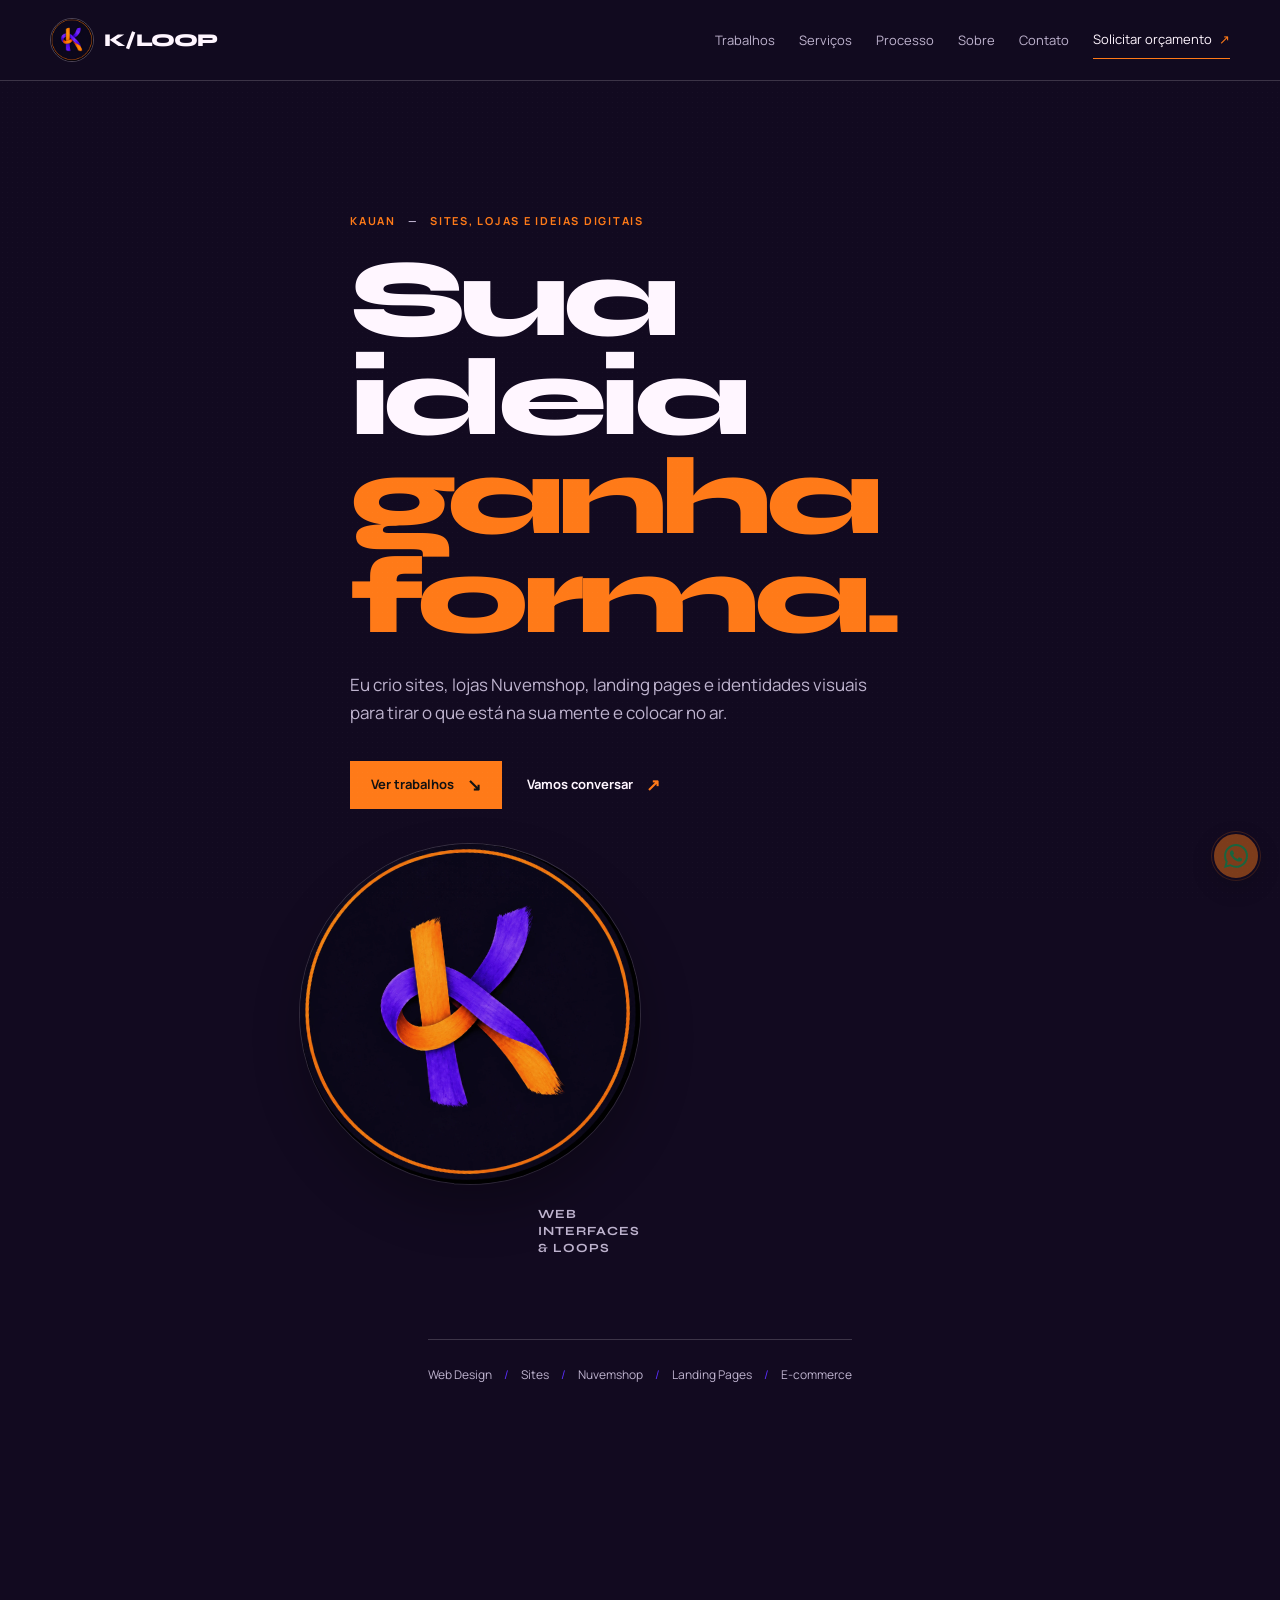
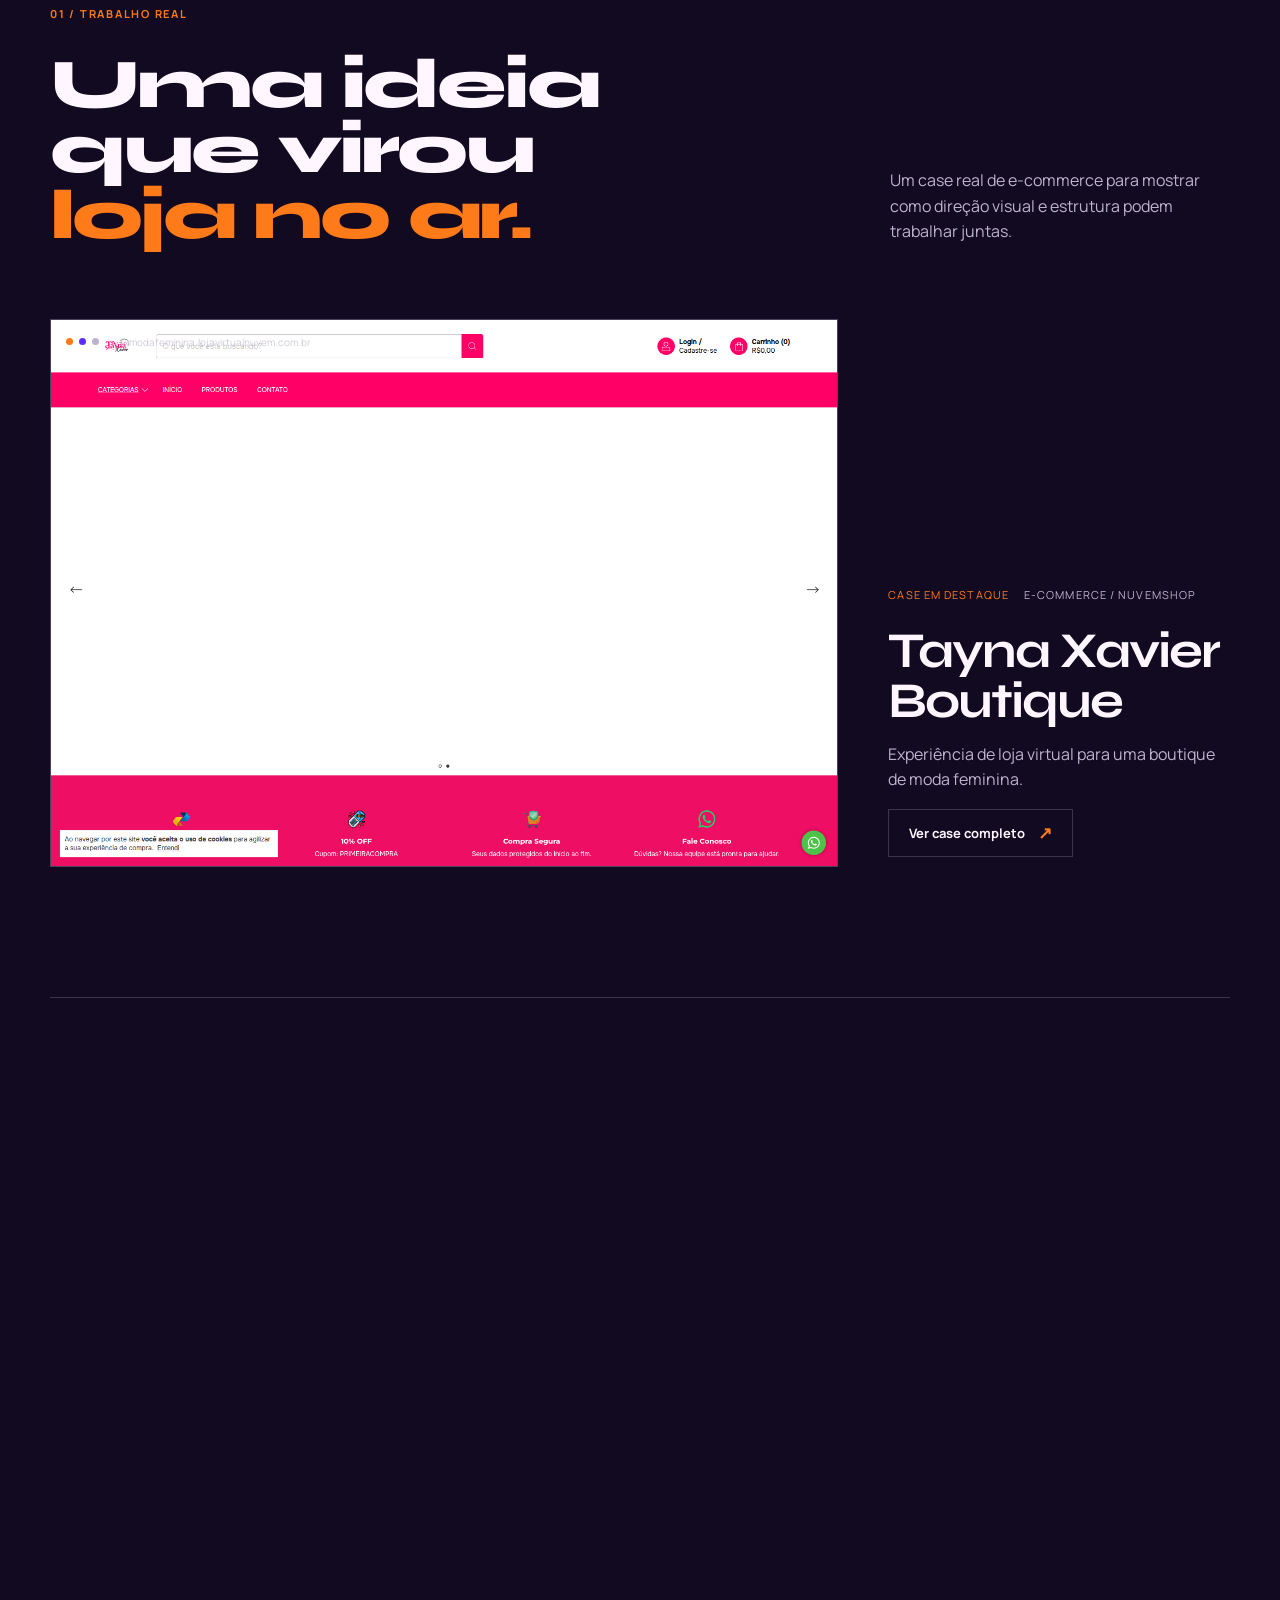
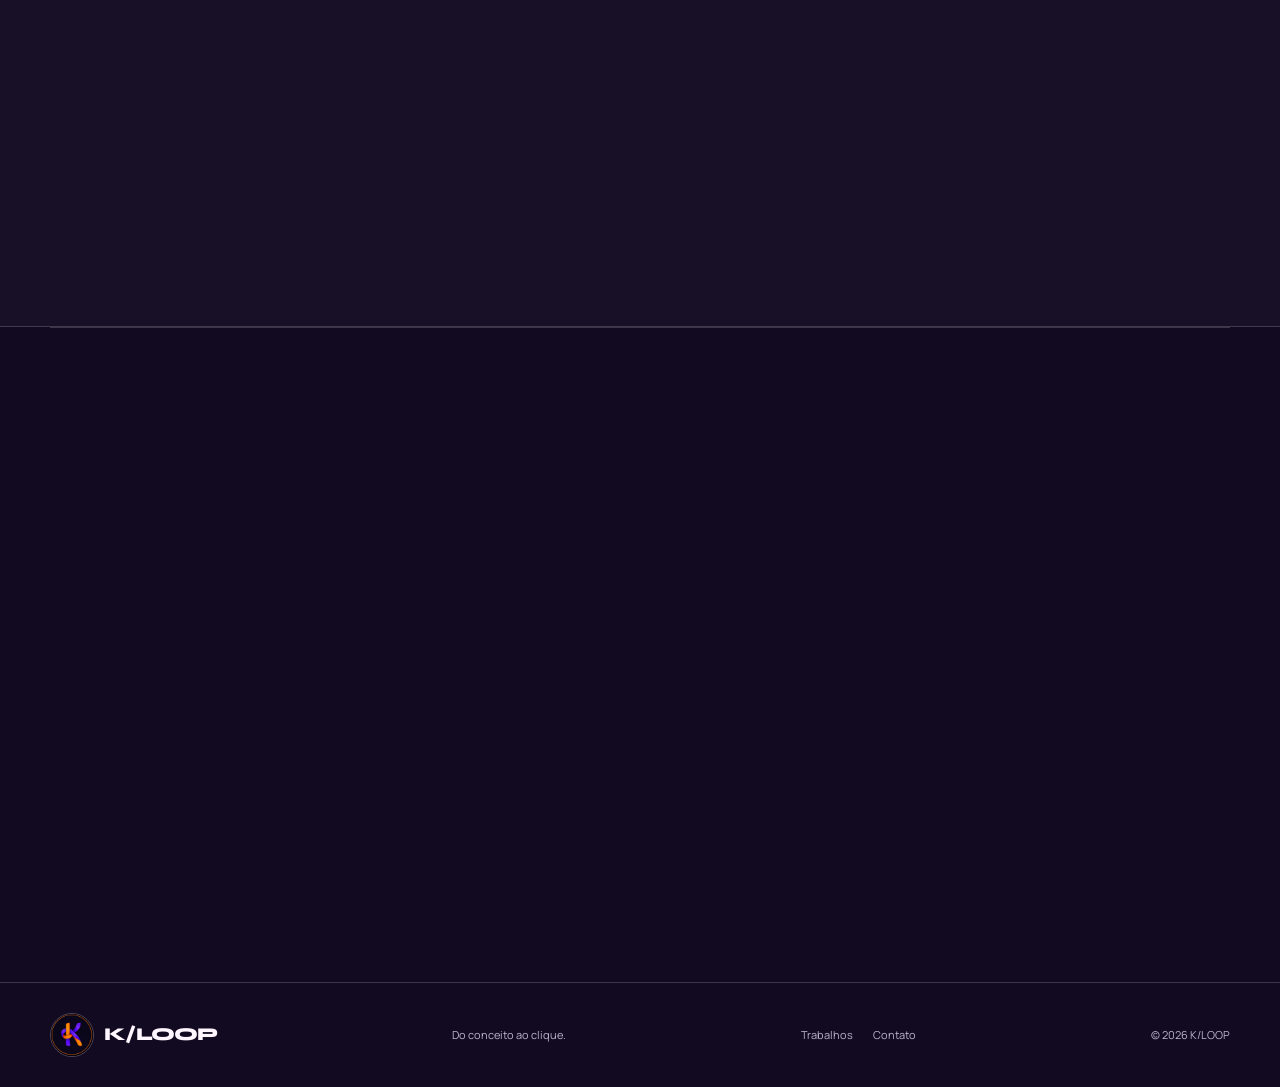
<file: index.html>
<!doctype html>
<html lang="pt-BR">
<head>
<meta charset="utf-8"><meta name="viewport" content="width=device-width, initial-scale=1"><meta name="theme-color" content="#120A20"><title>K/LOOP — Do conceito ao clique</title><meta name="description" content="K/LOOP cria sites, lojas Nuvemshop, landing pages e experiências digitais."><meta property="og:title" content="K/LOOP — Do conceito ao clique"><meta property="og:description" content="Sites, lojas e ideias digitais que ganham forma."><meta property="og:type" content="website"><link rel="canonical" href="https://k-loop-portfolio.vercel.app/"><link rel="icon" type="image/png" href="/favicon-transparent.png"><link rel="icon" type="image/x-icon" href="/favicon.ico"><link rel="apple-touch-icon" href="/favicon-transparent.png"><link rel="stylesheet" href="/style.css">
</head>
<body>
<header class="site-header"><div class="container nav-wrap"><a class="brand" href="/" aria-label="K/LOOP — início"><img src="/perfil_04_k_loop_loop.webp" alt="Logo K/LOOP"><span>K/LOOP</span></a><button class="menu-toggle" type="button" aria-expanded="false" aria-controls="main-nav">Menu</button><nav class="main-nav" id="main-nav" aria-label="Navegação principal"><a href="/trabalhos/">Trabalhos</a><a href="/servicos/">Serviços</a><a href="/processo/">Processo</a><a href="/sobre/">Sobre</a><a href="/contato/">Contato</a><a class="nav-action" href="/contato/">Solicitar orçamento <span>↗</span></a></nav></div></header><div class="menu-backdrop"></div>
<main><section class="hero container page-hero"><div class="hero-copy"><p class="hero-kicker">Kauan <span>—</span> sites, lojas e ideias digitais</p><h1>Sua ideia<br><em>ganha forma.</em></h1><p class="hero-lede">Eu crio sites, lojas Nuvemshop, landing pages e identidades visuais para tirar o que está na sua mente e colocar no ar.</p><div class="hero-actions"><a class="button button-primary" href="/trabalhos/">Ver trabalhos <span>↘</span></a><a class="button button-link" href="/contato/">Vamos conversar <span>↗</span></a></div></div><div class="hero-art" aria-hidden="true"><div class="hero-art__float"><div class="hero-art__core"><img src="/perfil_04_k_loop_loop.webp" alt=""></div><p class="hero-art__note">web<br>interfaces<br>&amp; loops</p></div></div><div class="hero-tags"><span>Web Design</span><span>Sites</span><span>Nuvemshop</span><span>Landing Pages</span><span>E-commerce</span></div></section>
<section class="section container"><div class="section-heading section-heading--split"><div><p class="section-index">01 / trabalho real</p><h2>Uma ideia que virou<br><em>loja no ar.</em></h2></div><p>Um case real de e-commerce para mostrar como direção visual e estrutura podem trabalhar juntas.</p></div><article class="case-feature"><a class="case-visual case-visual--image" href="/trabalhos/tayna-xavier/"><picture><source media="(max-width: 800px)" srcset="/public/projects/tayna-xavier/live-store-mobile.png"><img src="/public/projects/tayna-xavier/live-store-desktop.png" alt="Preview real da loja Tayna Xavier Boutique" loading="lazy"></picture><div class="browser-bar" aria-hidden="true"><i></i><i></i><i></i><span>txmodafeminina.lojavirtualnuvem.com.br</span></div></a><div class="case-details"><div class="case-meta"><span>case em destaque</span><span>e-commerce / Nuvemshop</span></div><h3>Tayna Xavier Boutique</h3><p>Experiência de loja virtual para uma boutique de moda feminina.</p><a class="button button-outline" href="/trabalhos/tayna-xavier/">Ver case completo <span>↗</span></a></div></article></section>
<section class="section container home-secondary-project" aria-labelledby="secondary-project-title"><div class="section-heading section-heading--split"><div><p class="section-index">01.5 / outro trabalho real</p><h2 id="secondary-project-title">Um link para<br><em>o próximo clique.</em></h2></div><p>Uma segunda entrega para a TX, com uma experiência própria de link-in-bio.</p></div><article class="case-feature"><a class="case-visual case-visual--image" href="/trabalhos/4em1-tx/"><picture><source media="(max-width: 800px)" srcset="/public/projects/4em1-tx/live-4em1-mobile.png"><img src="/public/projects/4em1-tx/live-4em1-desktop.png" alt="Preview real do projeto 4 em 1 — TX" loading="lazy"></picture><div class="browser-bar" aria-hidden="true"><i></i><i></i><i></i><span>4em1datx.vercel.app</span></div></a><div class="case-details"><div class="case-meta"><span>projeto 02</span><span>link-in-bio personalizado</span></div><h3>4 em 1 — TX</h3><p>Uma experiência de link na bio personalizada para centralizar os principais canais e destinos digitais da marca.</p><a class="button button-outline" href="/trabalhos/4em1-tx/">Ver case completo <span>↗</span></a></div></article></section>
<section class="section services"><div class="container services-intro"><p class="section-index">02 / o que eu crio</p><h2>Da ideia<br><em>ao projeto.</em></h2><p>Você não precisa chegar com tudo pronto. Eu ajudo a organizar a ideia e transformar o plano em uma presença digital real.</p></div><div class="container services-list" id="servicesList"></div><div class="container section-cta"><a class="button button-link" href="/servicos/">Conhecer serviços <span>↗</span></a></div></section>
<section class="section container loop-promo"><div><p class="section-index">03 / como acontece</p><h2>Do conceito<br><em>ao clique.</em></h2></div><p>Um processo contínuo, com espaço para pensar, testar e fazer a ideia encontrar sua forma.</p><a class="button button-outline" href="/processo/">Ver processo <span>↗</span></a></section></main>
<footer class="site-footer"><div class="container footer-wrap"><a class="brand" href="/"><img src="/perfil_04_k_loop_loop.webp" alt="Logo K/LOOP"><span>K/LOOP</span></a><p>Do conceito ao clique.</p><div class="footer-links"><a href="/trabalhos/">Trabalhos</a><a href="/contato/">Contato</a></div><span>© 2026 K/LOOP</span></div></footer><a class="whatsapp-fab whatsapp-fab--disabled" id="whatsappFab" href="#" aria-label="WhatsApp"><img src="/whatsapp.svg" alt=""></a><script src="/site-config.js"></script><script src="/main.js"></script>
</body></html>
</file>
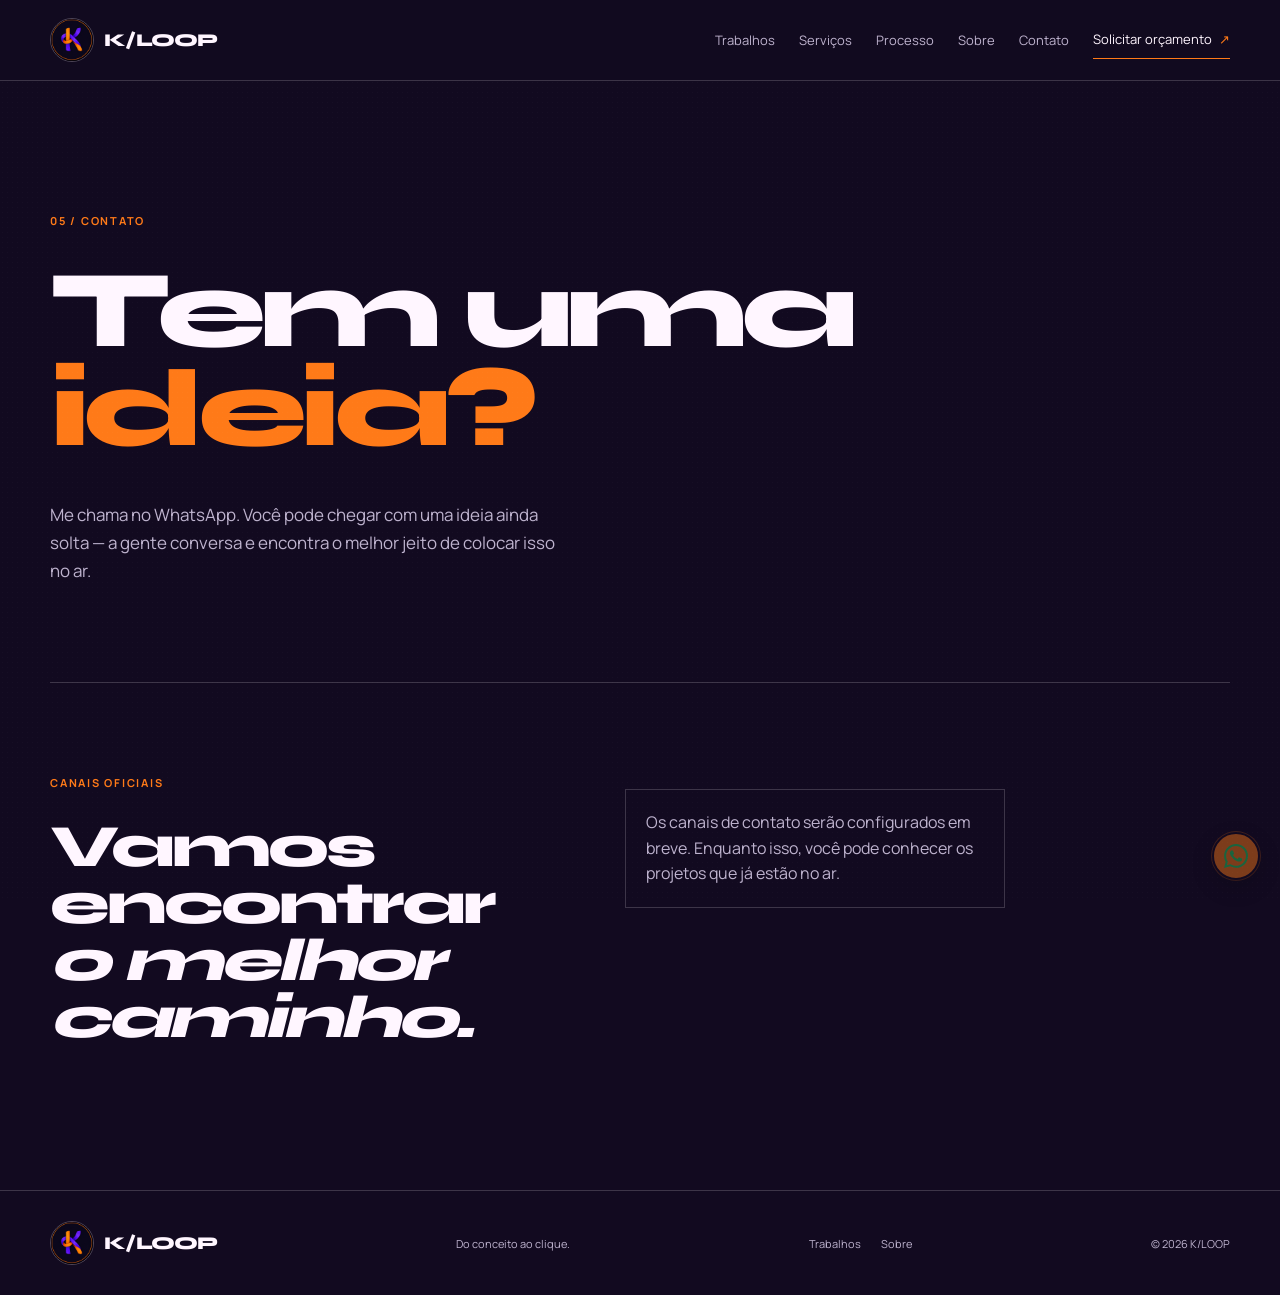
<file: contato/index.html>
<!doctype html><html lang="pt-BR"><head><meta charset="utf-8"><meta name="viewport" content="width=device-width, initial-scale=1"><title>K/LOOP — Contato</title><meta name="description" content="Entre em contato com a K/LOOP para conversar sobre seu próximo projeto digital."><link rel="icon" type="image/png" href="/favicon-transparent.png"><link rel="icon" type="image/x-icon" href="/favicon.ico"><link rel="apple-touch-icon" href="/favicon-transparent.png"><link rel="stylesheet" href="/style.css"></head><body><header class="site-header"><div class="container nav-wrap"><a class="brand" href="/"><img src="/perfil_04_k_loop_loop.webp" alt="Logo K/LOOP"><span>K/LOOP</span></a><button class="menu-toggle" type="button" aria-expanded="false" aria-controls="main-nav">Menu</button><nav class="main-nav" id="main-nav"><a href="/trabalhos/">Trabalhos</a><a href="/servicos/">Serviços</a><a href="/processo/">Processo</a><a href="/sobre/">Sobre</a><a href="/contato/">Contato</a><a class="nav-action" href="/contato/">Solicitar orçamento <span>↗</span></a></nav></div></header><div class="menu-backdrop"></div><main><section class="page-hero container contact-page-hero"><p class="section-index">05 / contato</p><h1>Tem uma<br><em>ideia?</em></h1><p class="hero-lede">Me chama no WhatsApp. Você pode chegar com uma ideia ainda solta — a gente conversa e encontra o melhor jeito de colocar isso no ar.</p></section><section class="section container contact-grid"><div><p class="section-index">canais oficiais</p><h2>Vamos encontrar<br><em>o melhor caminho.</em></h2></div><div class="contact-links" id="contactLinks" aria-label="Canais de contato"></div></section></main><footer class="site-footer"><div class="container footer-wrap"><a class="brand" href="/"><img src="/perfil_04_k_loop_loop.webp" alt="Logo K/LOOP"><span>K/LOOP</span></a><p>Do conceito ao clique.</p><div class="footer-links"><a href="/trabalhos/">Trabalhos</a><a href="/sobre/">Sobre</a></div><span>© 2026 K/LOOP</span></div></footer><a class="whatsapp-fab whatsapp-fab--disabled" id="whatsappFab" href="#" aria-label="WhatsApp"><img src="/whatsapp.svg" alt=""></a><script src="/site-config.js"></script><script src="/main.js"></script></body></html>
</file>
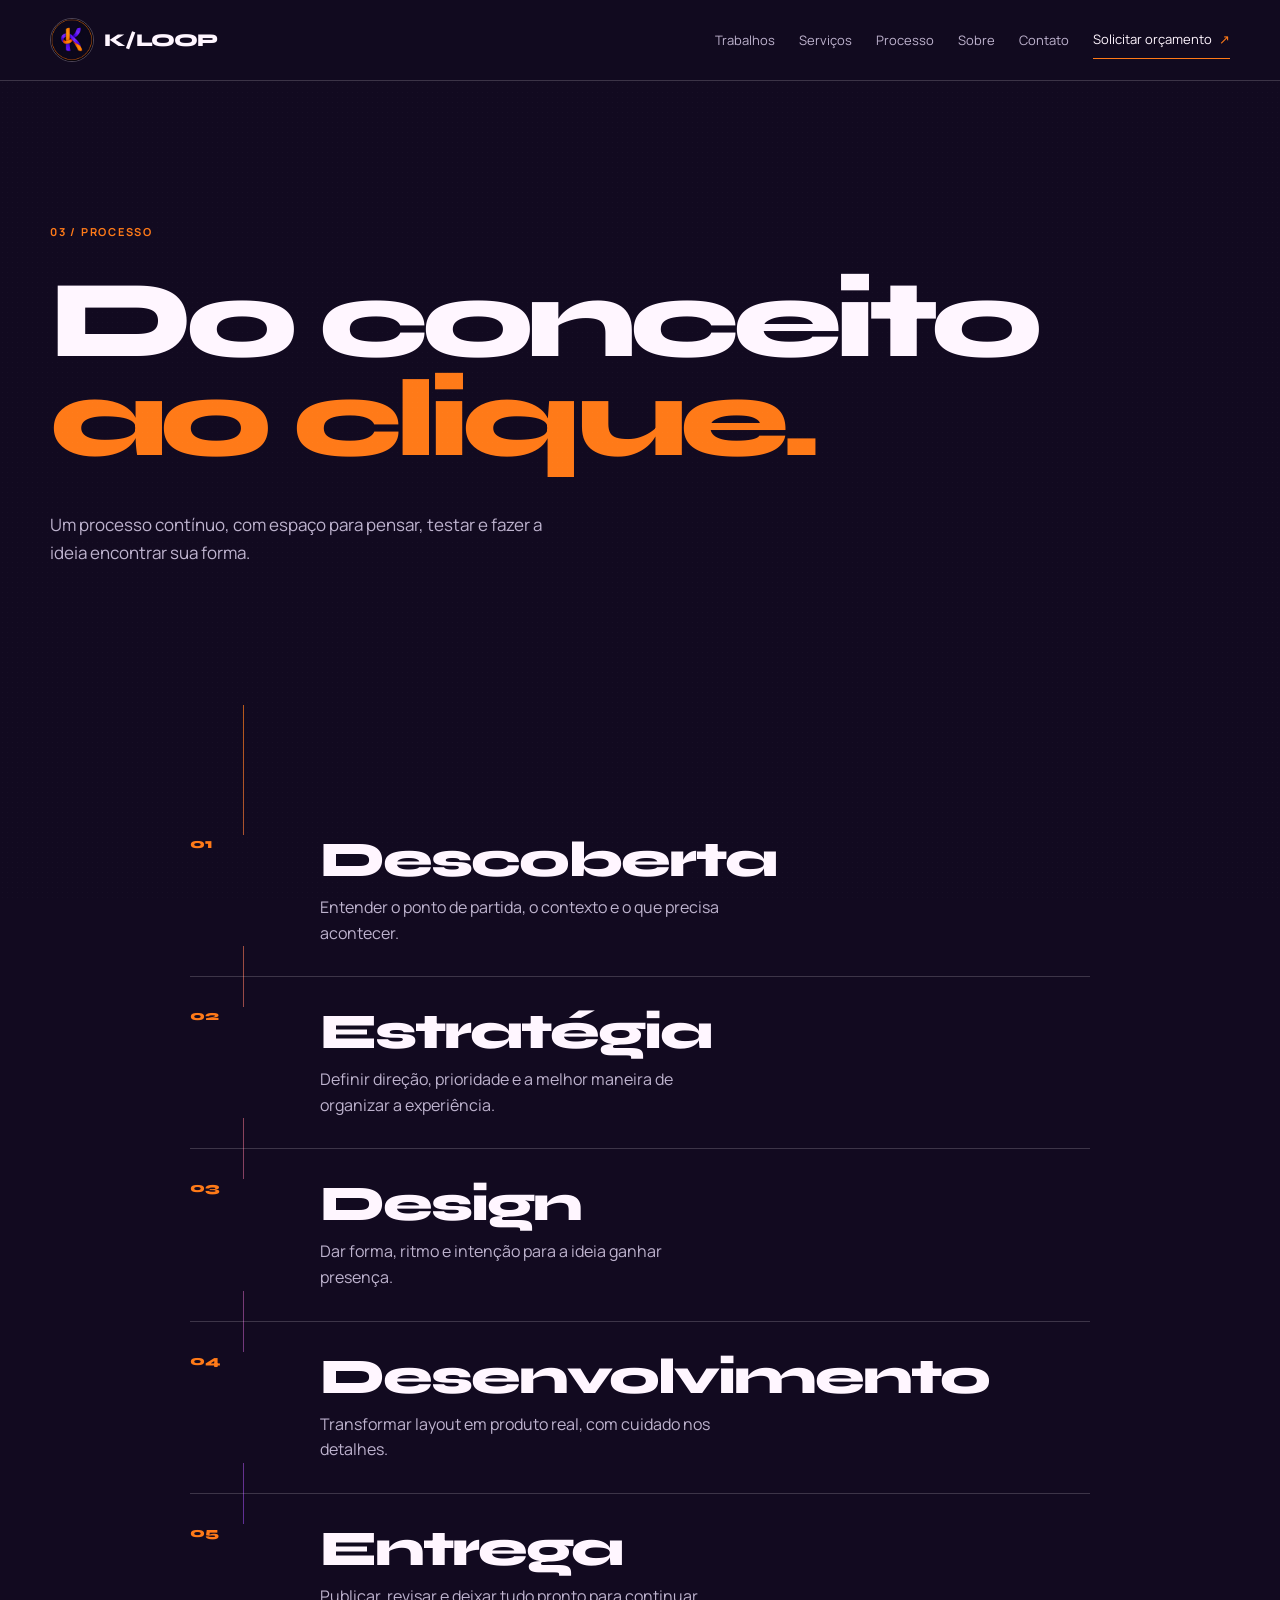
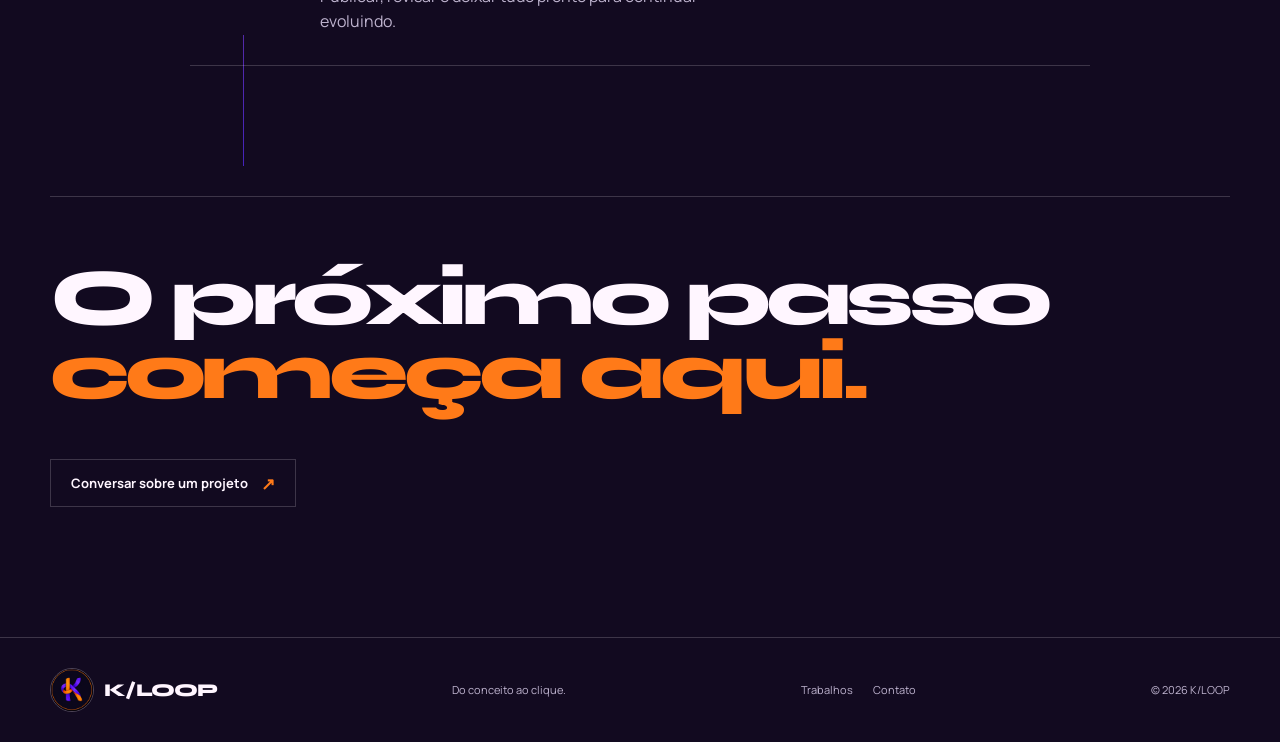
<file: processo/index.html>
<!doctype html><html lang="pt-BR"><head><meta charset="utf-8"><meta name="viewport" content="width=device-width, initial-scale=1"><title>K/LOOP — Processo</title><meta name="description" content="Conheça o processo K/LOOP: descoberta, estratégia, design, desenvolvimento e entrega."><link rel="icon" type="image/png" href="/favicon-transparent.png"><link rel="icon" type="image/x-icon" href="/favicon.ico"><link rel="apple-touch-icon" href="/favicon-transparent.png"><link rel="stylesheet" href="/style.css"></head><body><header class="site-header"><div class="container nav-wrap"><a class="brand" href="/"><img src="/perfil_04_k_loop_loop.webp" alt="Logo K/LOOP"><span>K/LOOP</span></a><button class="menu-toggle" type="button" aria-expanded="false" aria-controls="main-nav">Menu</button><nav class="main-nav" id="main-nav"><a href="/trabalhos/">Trabalhos</a><a href="/servicos/">Serviços</a><a href="/processo/">Processo</a><a href="/sobre/">Sobre</a><a href="/contato/">Contato</a><a class="nav-action" href="/contato/">Solicitar orçamento <span>↗</span></a></nav></div></header><div class="menu-backdrop"></div><main><section class="page-hero container"><p class="section-index">03 / processo</p><h1>Do conceito<br><em>ao clique.</em></h1><p class="hero-lede">Um processo contínuo, com espaço para pensar, testar e fazer a ideia encontrar sua forma.</p></section><section class="section container process-steps"><div class="process-line"></div><article class="process-step"><span>01</span><div><h2>Descoberta</h2><p>Entender o ponto de partida, o contexto e o que precisa acontecer.</p></div></article><article class="process-step"><span>02</span><div><h2>Estratégia</h2><p>Definir direção, prioridade e a melhor maneira de organizar a experiência.</p></div></article><article class="process-step"><span>03</span><div><h2>Design</h2><p>Dar forma, ritmo e intenção para a ideia ganhar presença.</p></div></article><article class="process-step"><span>04</span><div><h2>Desenvolvimento</h2><p>Transformar layout em produto real, com cuidado nos detalhes.</p></div></article><article class="process-step"><span>05</span><div><h2>Entrega</h2><p>Publicar, revisar e deixar tudo pronto para continuar evoluindo.</p></div></article></section><section class="section container section-cta"><h2>O próximo passo<br><em>começa aqui.</em></h2><a class="button button-outline" href="/contato/">Conversar sobre um projeto <span>↗</span></a></section></main><footer class="site-footer"><div class="container footer-wrap"><a class="brand" href="/"><img src="/perfil_04_k_loop_loop.webp" alt="Logo K/LOOP"><span>K/LOOP</span></a><p>Do conceito ao clique.</p><div class="footer-links"><a href="/trabalhos/">Trabalhos</a><a href="/contato/">Contato</a></div><span>© 2026 K/LOOP</span></div></footer><script src="/site-config.js"></script><script src="/main.js"></script></body></html>
</file>
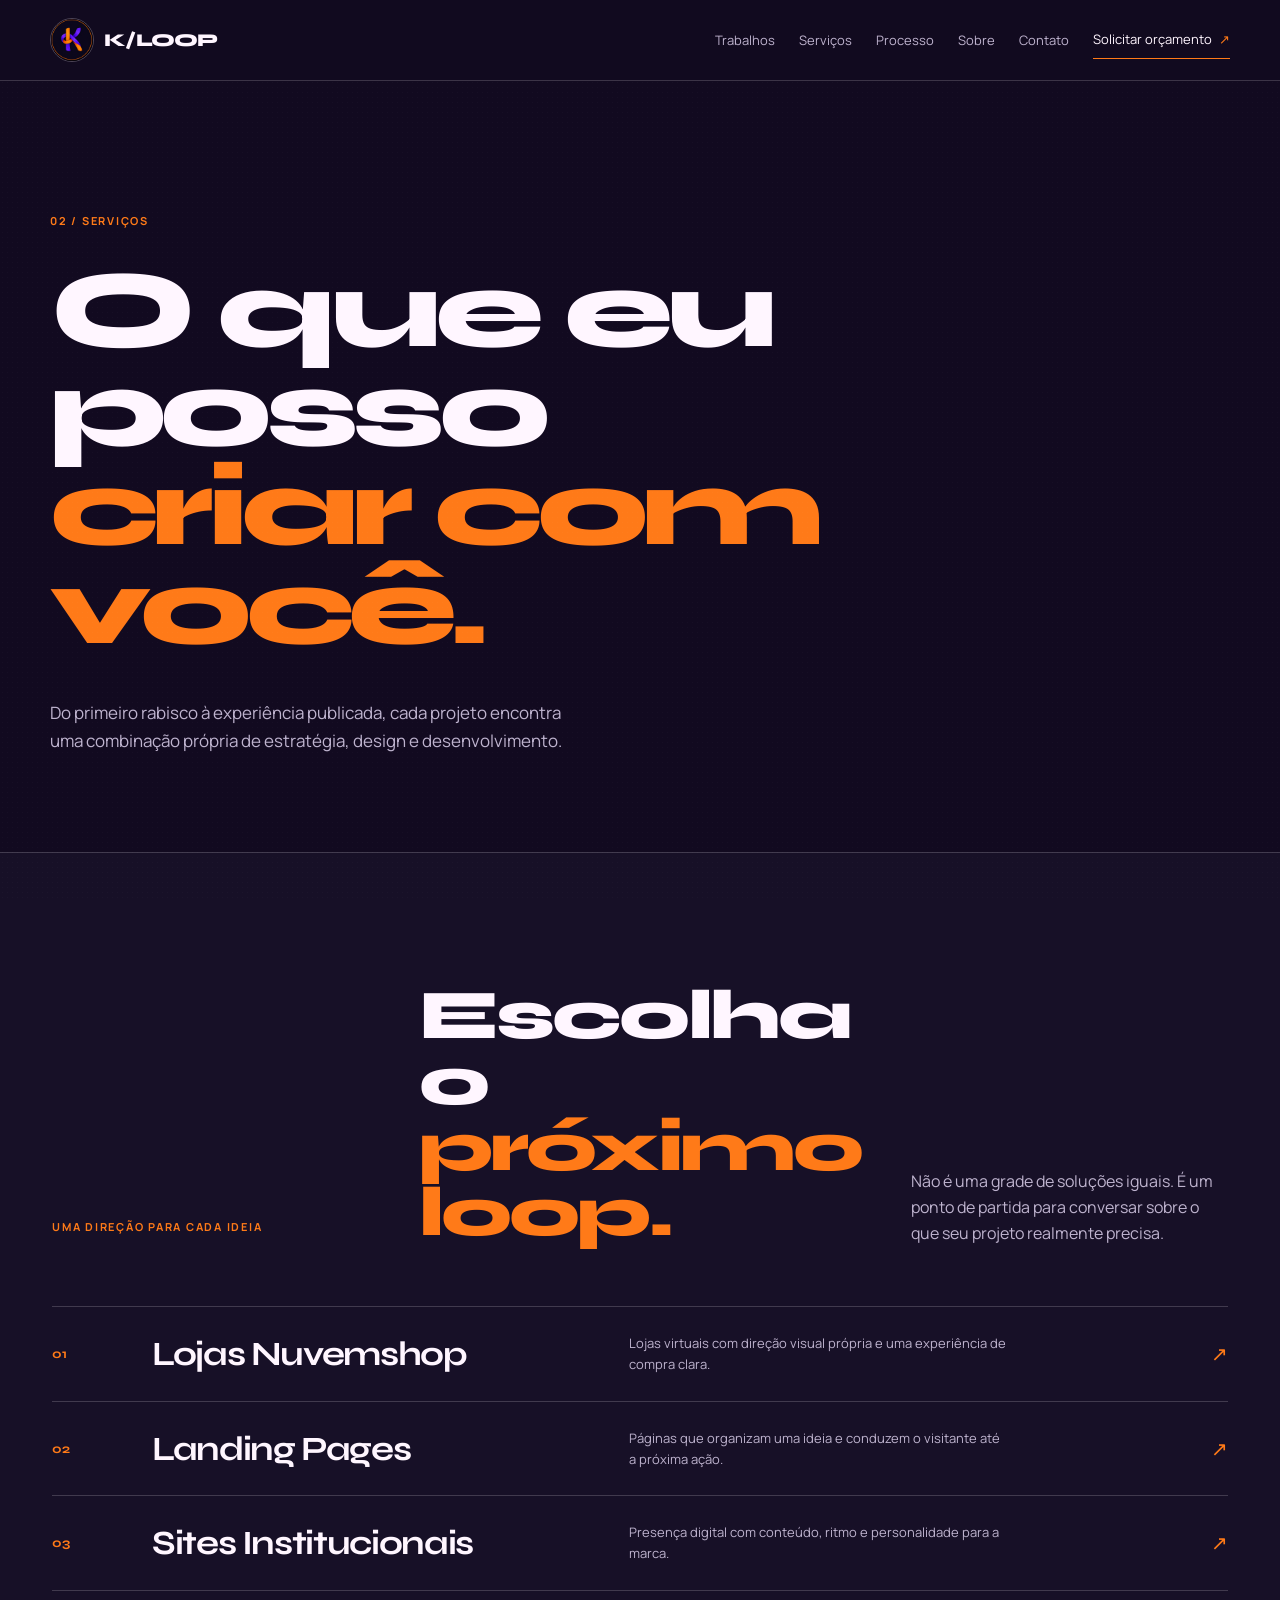
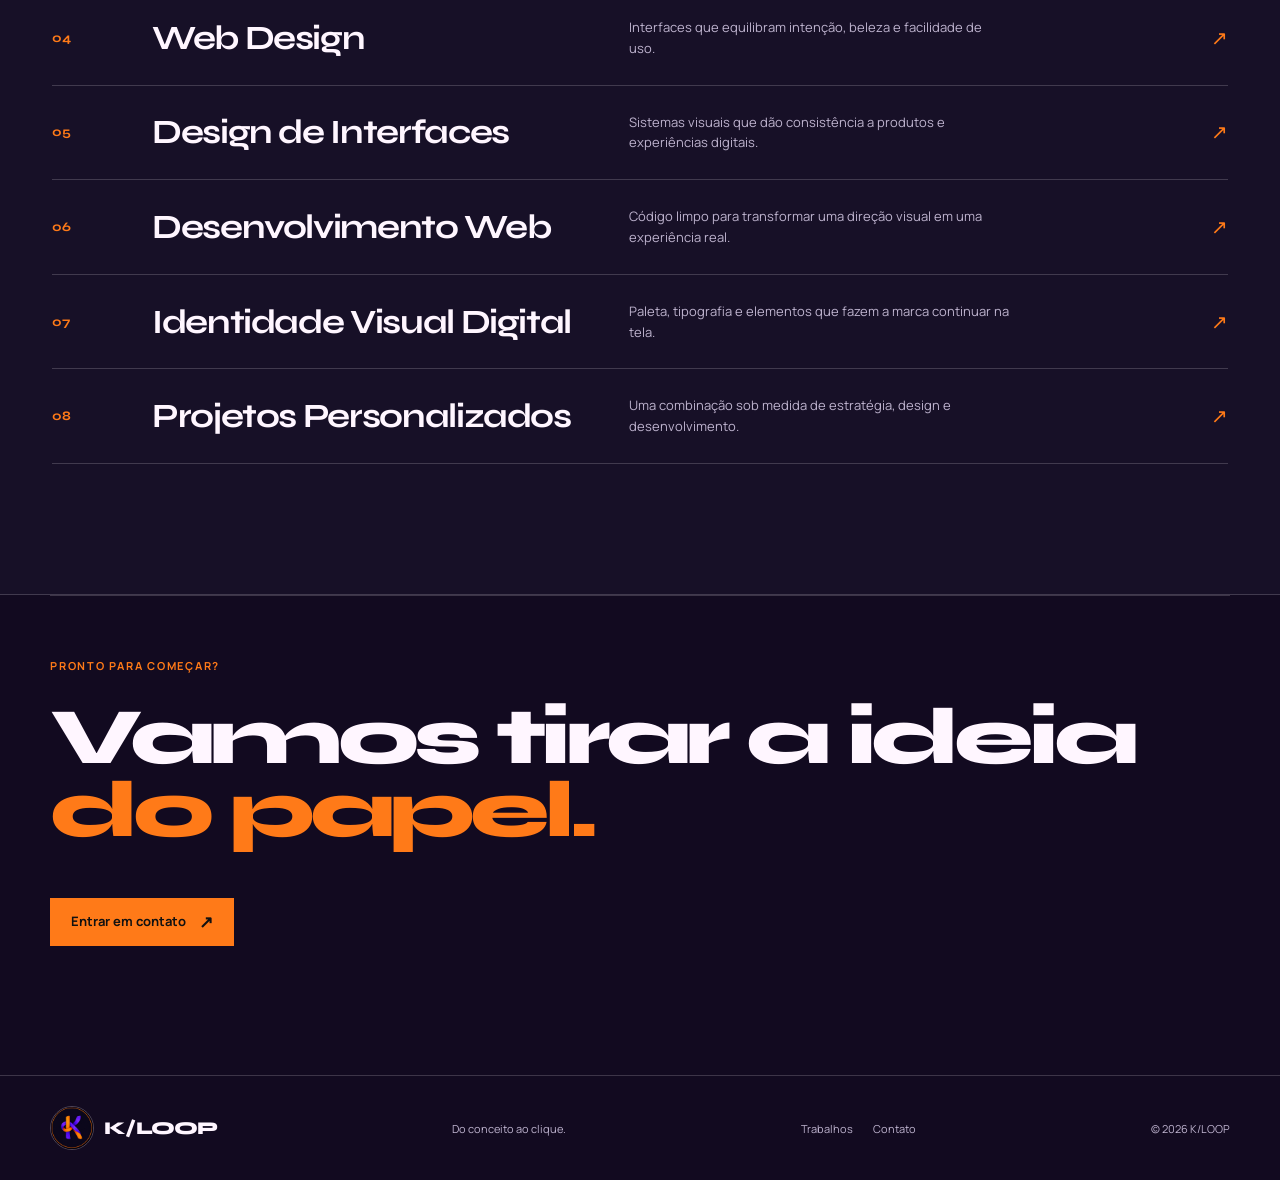
<file: servicos/index.html>
<!doctype html><html lang="pt-BR"><head><meta charset="utf-8"><meta name="viewport" content="width=device-width, initial-scale=1"><title>K/LOOP — Serviços</title><meta name="description" content="Serviços K/LOOP: lojas Nuvemshop, landing pages, sites, web design e desenvolvimento web."><link rel="icon" type="image/png" href="/favicon-transparent.png"><link rel="icon" type="image/x-icon" href="/favicon.ico"><link rel="apple-touch-icon" href="/favicon-transparent.png"><link rel="stylesheet" href="/style.css"></head><body><header class="site-header"><div class="container nav-wrap"><a class="brand" href="/"><img src="/perfil_04_k_loop_loop.webp" alt="Logo K/LOOP"><span>K/LOOP</span></a><button class="menu-toggle" type="button" aria-expanded="false" aria-controls="main-nav">Menu</button><nav class="main-nav" id="main-nav"><a href="/trabalhos/">Trabalhos</a><a href="/servicos/">Serviços</a><a href="/processo/">Processo</a><a href="/sobre/">Sobre</a><a href="/contato/">Contato</a><a class="nav-action" href="/contato/">Solicitar orçamento <span>↗</span></a></nav></div></header><div class="menu-backdrop"></div><main><section class="page-hero container"><p class="section-index">02 / serviços</p><h1>O que eu posso<br><em>criar com você.</em></h1><p class="hero-lede">Do primeiro rabisco à experiência publicada, cada projeto encontra uma combinação própria de estratégia, design e desenvolvimento.</p></section><section class="section services"><div class="container services-intro"><p class="section-index">uma direção para cada ideia</p><h2>Escolha o<br><em>próximo loop.</em></h2><p>Não é uma grade de soluções iguais. É um ponto de partida para conversar sobre o que seu projeto realmente precisa.</p></div><div class="container services-list" id="servicesList"></div></section><section class="section container section-cta"><p class="section-index">pronto para começar?</p><h2>Vamos tirar a ideia<br><em>do papel.</em></h2><a class="button button-primary" href="/contato/">Entrar em contato <span>↗</span></a></section></main><footer class="site-footer"><div class="container footer-wrap"><a class="brand" href="/"><img src="/perfil_04_k_loop_loop.webp" alt="Logo K/LOOP"><span>K/LOOP</span></a><p>Do conceito ao clique.</p><div class="footer-links"><a href="/trabalhos/">Trabalhos</a><a href="/contato/">Contato</a></div><span>© 2026 K/LOOP</span></div></footer><script src="/site-config.js"></script><script src="/main.js"></script></body></html>
</file>
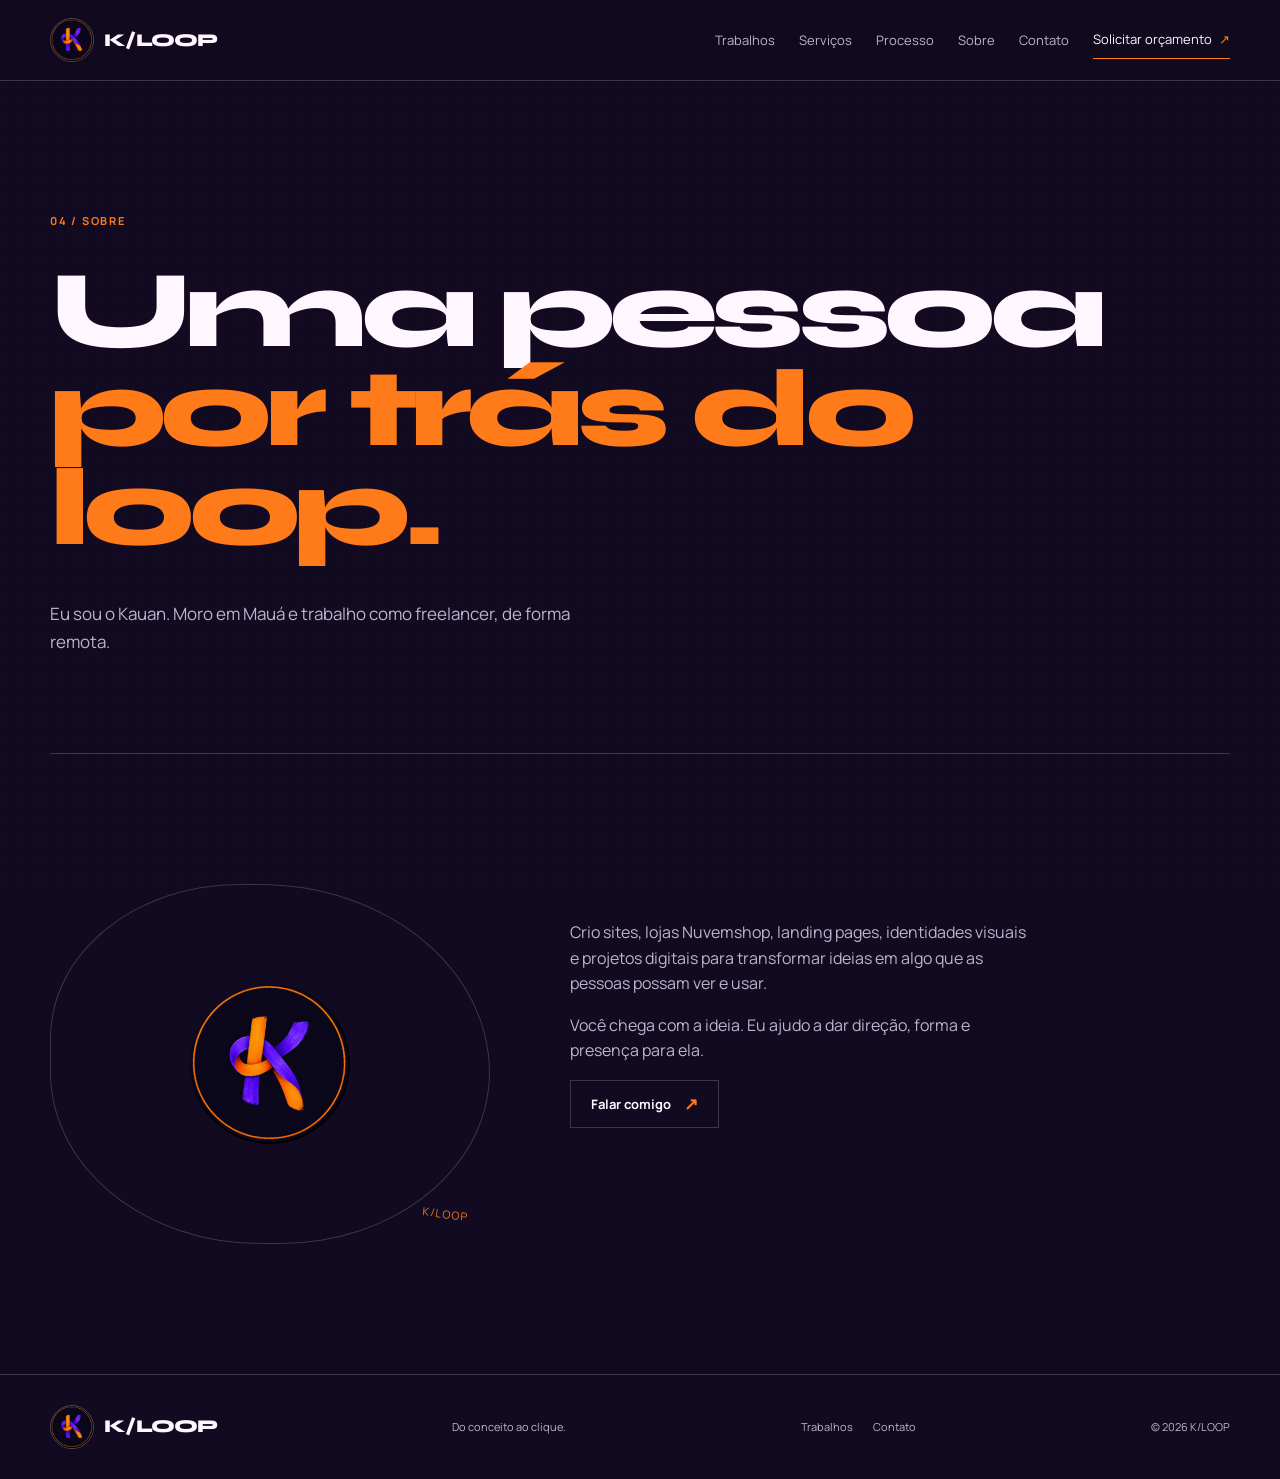
<file: sobre/index.html>
<!doctype html><html lang="pt-BR"><head><meta charset="utf-8"><meta name="viewport" content="width=device-width, initial-scale=1"><title>K/LOOP — Sobre</title><meta name="description" content="Conheça Kauan e a K/LOOP, um trabalho freelancer remoto em sites, lojas e projetos digitais."><link rel="icon" type="image/png" href="/favicon-transparent.png"><link rel="icon" type="image/x-icon" href="/favicon.ico"><link rel="apple-touch-icon" href="/favicon-transparent.png"><link rel="stylesheet" href="/style.css"></head><body><header class="site-header"><div class="container nav-wrap"><a class="brand" href="/"><img src="/perfil_04_k_loop_loop.webp" alt="Logo K/LOOP"><span>K/LOOP</span></a><button class="menu-toggle" type="button" aria-expanded="false" aria-controls="main-nav">Menu</button><nav class="main-nav" id="main-nav"><a href="/trabalhos/">Trabalhos</a><a href="/servicos/">Serviços</a><a href="/processo/">Processo</a><a href="/sobre/">Sobre</a><a href="/contato/">Contato</a><a class="nav-action" href="/contato/">Solicitar orçamento <span>↗</span></a></nav></div></header><div class="menu-backdrop"></div><main><section class="page-hero container about-page-hero"><p class="section-index">04 / sobre</p><h1>Uma pessoa<br><em>por trás do loop.</em></h1><p class="hero-lede">Eu sou o Kauan. Moro em Mauá e trabalho como freelancer, de forma remota.</p></section><section class="section container about-story"><div class="about-mark"><img src="/perfil_04_k_loop_loop.webp" alt="Logo K/LOOP"><span>K/LOOP</span></div><div class="story-block"><p>Crio sites, lojas Nuvemshop, landing pages, identidades visuais e projetos digitais para transformar ideias em algo que as pessoas possam ver e usar.</p><p>Você chega com a ideia. Eu ajudo a dar direção, forma e presença para ela.</p><a class="button button-outline" href="/contato/">Falar comigo <span>↗</span></a></div></section></main><footer class="site-footer"><div class="container footer-wrap"><a class="brand" href="/"><img src="/perfil_04_k_loop_loop.webp" alt="Logo K/LOOP"><span>K/LOOP</span></a><p>Do conceito ao clique.</p><div class="footer-links"><a href="/trabalhos/">Trabalhos</a><a href="/contato/">Contato</a></div><span>© 2026 K/LOOP</span></div></footer><script src="/site-config.js"></script><script src="/main.js"></script></body></html>
</file>
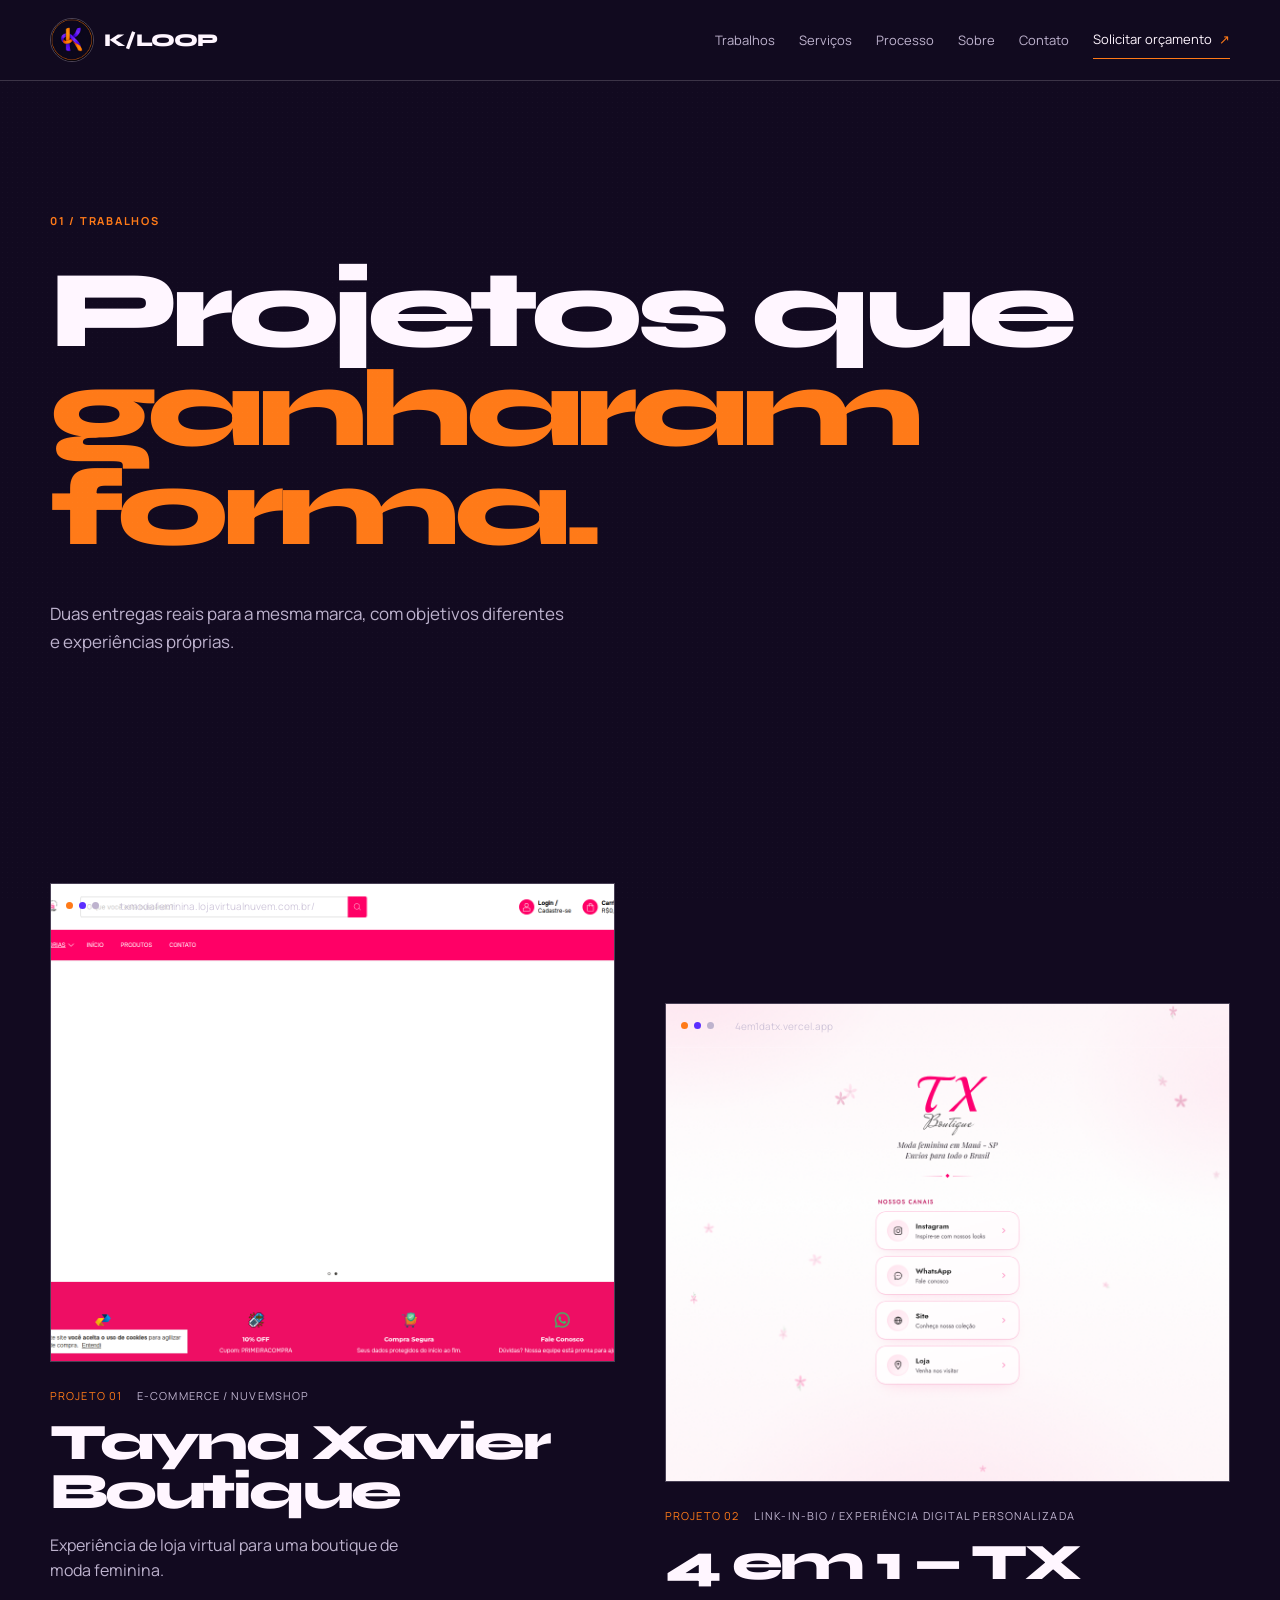
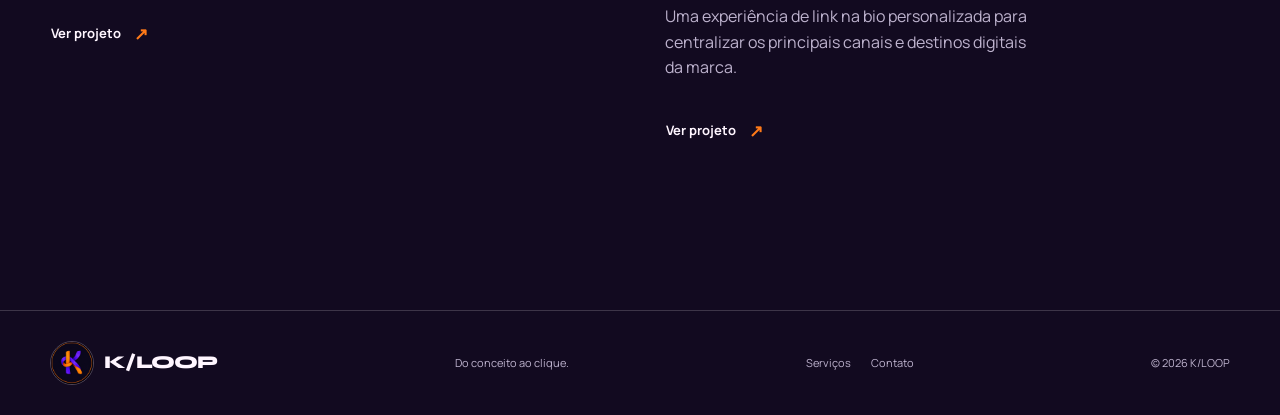
<file: trabalhos/index.html>
<!doctype html><html lang="pt-BR"><head><meta charset="utf-8"><meta name="viewport" content="width=device-width, initial-scale=1"><meta name="theme-color" content="#120A20"><title>K/LOOP — Trabalhos</title><meta name="description" content="Trabalhos reais da K/LOOP em e-commerce, link-in-bio e experiências digitais."><meta property="og:title" content="K/LOOP — Trabalhos"><meta property="og:description" content="Projetos reais que ganharam forma."><link rel="icon" type="image/png" href="/favicon-transparent.png"><link rel="icon" type="image/x-icon" href="/favicon.ico"><link rel="apple-touch-icon" href="/favicon-transparent.png"><link rel="stylesheet" href="/style.css"></head><body><header class="site-header"><div class="container nav-wrap"><a class="brand" href="/"><img src="/perfil_04_k_loop_loop.webp" alt="Logo K/LOOP"><span>K/LOOP</span></a><button class="menu-toggle" type="button" aria-expanded="false" aria-controls="main-nav">Menu</button><nav class="main-nav" id="main-nav"><a href="/trabalhos/">Trabalhos</a><a href="/servicos/">Serviços</a><a href="/processo/">Processo</a><a href="/sobre/">Sobre</a><a href="/contato/">Contato</a><a class="nav-action" href="/contato/">Solicitar orçamento <span>↗</span></a></nav></div></header><div class="menu-backdrop"></div><main><section class="page-hero container"><p class="section-index">01 / trabalhos</p><h1>Projetos que<br><em>ganharam forma.</em></h1><p class="hero-lede">Duas entregas reais para a mesma marca, com objetivos diferentes e experiências próprias.</p></section><section class="section container projects-grid" id="projectsGrid"></section></main><footer class="site-footer"><div class="container footer-wrap"><a class="brand" href="/"><img src="/perfil_04_k_loop_loop.webp" alt="Logo K/LOOP"><span>K/LOOP</span></a><p>Do conceito ao clique.</p><div class="footer-links"><a href="/servicos/">Serviços</a><a href="/contato/">Contato</a></div><span>© 2026 K/LOOP</span></div></footer><script src="/site-config.js"></script><script src="/main.js"></script></body></html>
</file>
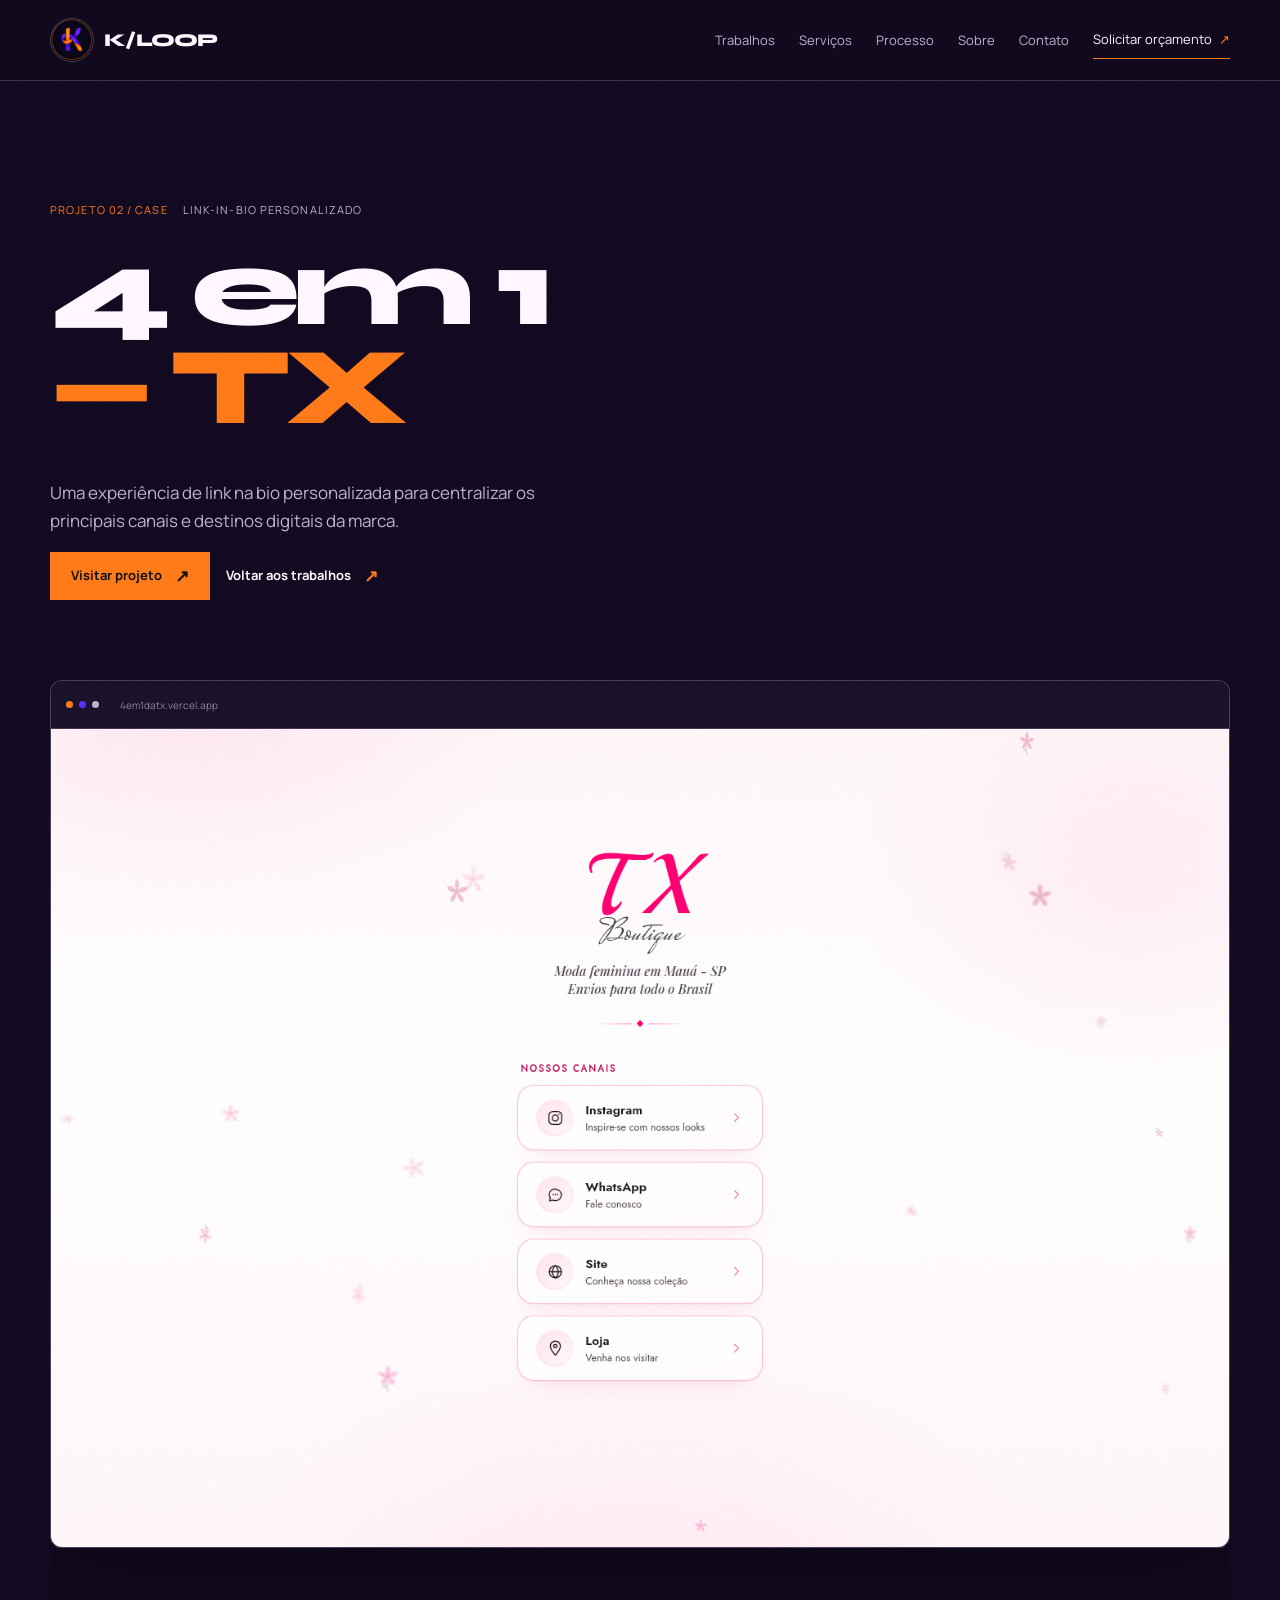
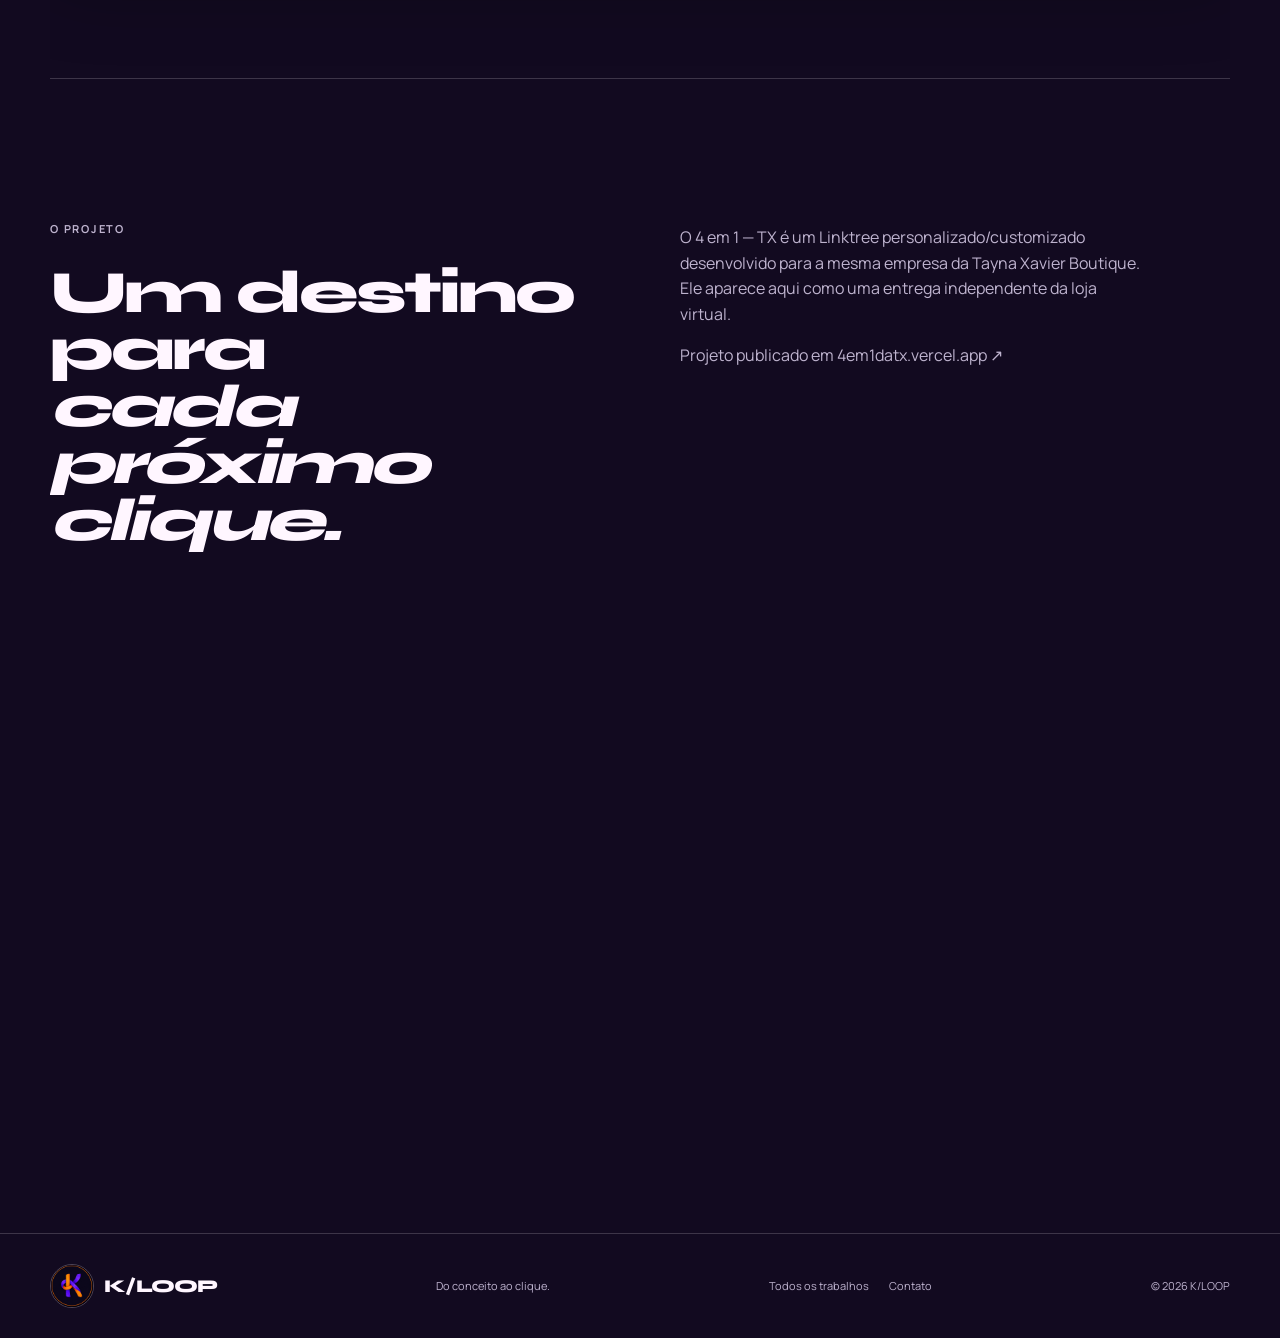
<file: trabalhos/4em1-tx/index.html>
<!doctype html><html lang="pt-BR"><head><meta charset="utf-8"><meta name="viewport" content="width=device-width, initial-scale=1"><meta name="theme-color" content="#120A20"><title>K/LOOP — 4 em 1 TX</title><meta name="description" content="Case 4 em 1 — TX, uma experiência de link na bio personalizada para centralizar os principais canais e destinos digitais da marca."><meta property="og:title" content="K/LOOP — 4 em 1 TX"><meta property="og:description" content="Link-in-bio personalizado para a TX."><link rel="icon" type="image/png" href="/favicon-transparent.png"><link rel="icon" type="image/x-icon" href="/favicon.ico"><link rel="apple-touch-icon" href="/favicon-transparent.png"><link rel="stylesheet" href="/style.css"></head><body><header class="site-header"><div class="container nav-wrap"><a class="brand" href="/"><img src="/perfil_04_k_loop_loop.webp" alt="Logo K/LOOP"><span>K/LOOP</span></a><button class="menu-toggle" type="button" aria-expanded="false" aria-controls="main-nav">Menu</button><nav class="main-nav" id="main-nav"><a href="/trabalhos/">Trabalhos</a><a href="/servicos/">Serviços</a><a href="/processo/">Processo</a><a href="/sobre/">Sobre</a><a href="/contato/">Contato</a><a class="nav-action" href="/contato/">Solicitar orçamento <span>↗</span></a></nav></div></header><div class="menu-backdrop"></div><main><section class="case-hero container page-hero"><div class="case-meta"><span>projeto 02 / case</span><span>link-in-bio personalizado</span></div><h1>4 em 1<br><em>— TX</em></h1><p class="hero-lede">Uma experiência de link na bio personalizada para centralizar os principais canais e destinos digitais da marca.</p><div class="case-links"><a class="button button-primary" href="https://4em1datx.vercel.app" target="_blank" rel="noopener noreferrer">Visitar projeto <span>↗</span></a><a class="button button-link" href="/trabalhos/">Voltar aos trabalhos <span>↗</span></a></div></section><section class="case-preview section container"><div class="browser-mockup"><div class="browser-bar"><i></i><i></i><i></i><span>4em1datx.vercel.app</span></div><picture><source media="(max-width: 800px)" srcset="/public/projects/4em1-tx/live-4em1-mobile.png"><img src="/public/projects/4em1-tx/live-4em1-desktop.png" alt="Screenshot real do projeto 4 em 1 — TX" loading="eager"></picture></div></section><section class="section container case-story-grid"><div class="story-block"><p class="section-index">o projeto</p><h2>Um destino para<br><em>cada próximo clique.</em></h2></div><div class="story-block"><p>O 4 em 1 — TX é um Linktree personalizado/customizado desenvolvido para a mesma empresa da Tayna Xavier Boutique. Ele aparece aqui como uma entrega independente da loja virtual.</p><p class="muted">Projeto publicado em <a href="https://4em1datx.vercel.app" target="_blank" rel="noopener noreferrer">4em1datx.vercel.app ↗</a></p></div></section><section class="section container case-next"><p class="section-index">próximo passo</p><h2>Tem uma ideia<br><em>para colocar no ar?</em></h2><a class="button button-outline" href="/contato/">Vamos conversar <span>↗</span></a></section></main><footer class="site-footer"><div class="container footer-wrap"><a class="brand" href="/"><img src="/perfil_04_k_loop_loop.webp" alt="Logo K/LOOP"><span>K/LOOP</span></a><p>Do conceito ao clique.</p><div class="footer-links"><a href="/trabalhos/">Todos os trabalhos</a><a href="/contato/">Contato</a></div><span>© 2026 K/LOOP</span></div></footer><script src="/site-config.js"></script><script src="/main.js"></script></body></html>
</file>
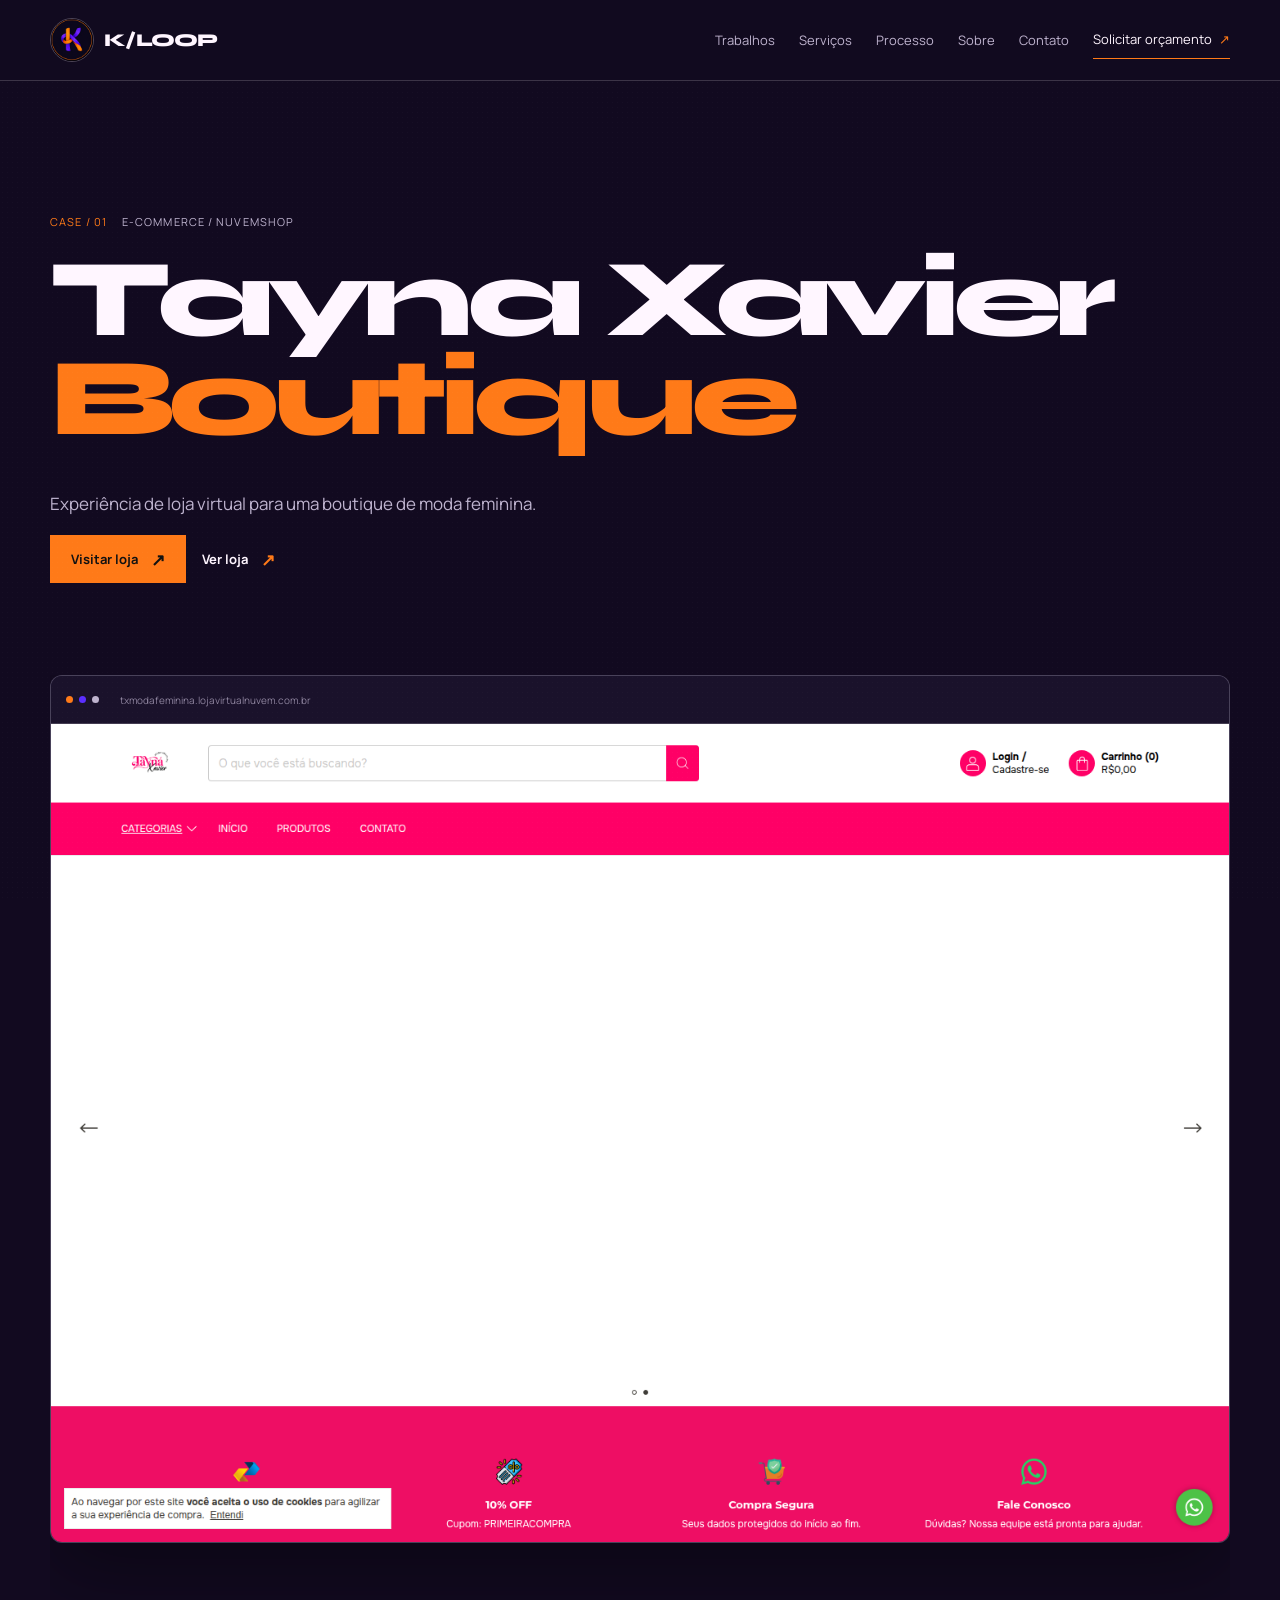
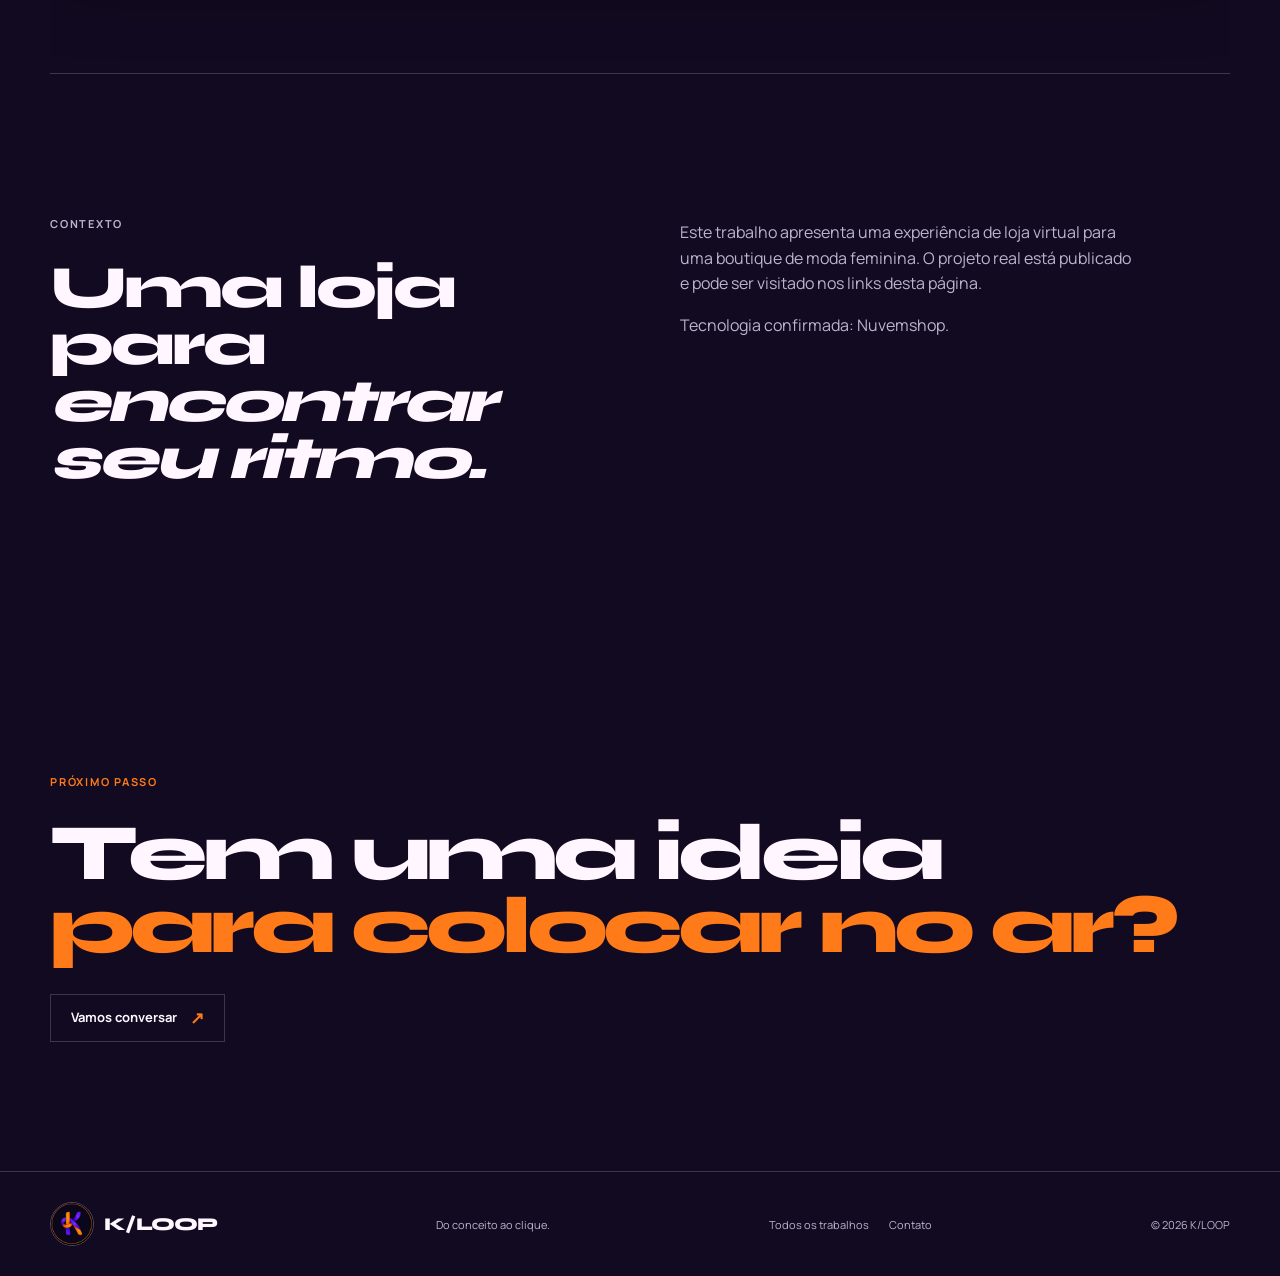
<file: trabalhos/tayna-xavier/index.html>
<!doctype html><html lang="pt-BR"><head><meta charset="utf-8"><meta name="viewport" content="width=device-width, initial-scale=1"><title>K/LOOP — Tayna Xavier Boutique</title><meta name="description" content="Case Tayna Xavier Boutique — experiência de loja virtual para uma boutique de moda feminina."><meta property="og:title" content="K/LOOP — Tayna Xavier Boutique"><meta property="og:description" content="Experiência de loja virtual para uma boutique de moda feminina."><link rel="icon" type="image/png" href="/favicon-transparent.png"><link rel="icon" type="image/x-icon" href="/favicon.ico"><link rel="apple-touch-icon" href="/favicon-transparent.png"><link rel="stylesheet" href="/style.css"></head><body><header class="site-header"><div class="container nav-wrap"><a class="brand" href="/"><img src="/perfil_04_k_loop_loop.webp" alt="Logo K/LOOP"><span>K/LOOP</span></a><button class="menu-toggle" type="button" aria-expanded="false" aria-controls="main-nav">Menu</button><nav class="main-nav" id="main-nav"><a href="/trabalhos/">Trabalhos</a><a href="/servicos/">Serviços</a><a href="/processo/">Processo</a><a href="/sobre/">Sobre</a><a href="/contato/">Contato</a><a class="nav-action" href="/contato/">Solicitar orçamento <span>↗</span></a></nav></div></header><div class="menu-backdrop"></div><main><section class="case-hero container page-hero"><div class="case-meta"><span>case / 01</span><span>e-commerce / Nuvemshop</span></div><h1>Tayna Xavier<br><em>Boutique</em></h1><p class="hero-lede">Experiência de loja virtual para uma boutique de moda feminina.</p><div class="case-links"><a class="button button-primary" href="https://txmodafeminina.lojavirtualnuvem.com.br/" target="_blank" rel="noopener noreferrer">Visitar loja <span>↗</span></a><a class="button button-link" href="https://txmodafeminina.lojavirtualnuvem.com.br/" target="_blank" rel="noopener noreferrer">Ver loja <span>↗</span></a></div></section><section class="case-preview section container"><div class="browser-mockup"><div class="browser-bar"><i></i><i></i><i></i><span>txmodafeminina.lojavirtualnuvem.com.br</span></div><picture><source media="(max-width: 800px)" srcset="/public/projects/tayna-xavier/live-store-mobile.png"><img src="/public/projects/tayna-xavier/live-store-desktop.png" alt="Screenshot real da loja Tayna Xavier Boutique" loading="eager"></picture></div></section><section class="section container case-story-grid"><div class="story-block"><p class="section-index">contexto</p><h2>Uma loja para<br><em>encontrar seu ritmo.</em></h2></div><div class="story-block"><p>Este trabalho apresenta uma experiência de loja virtual para uma boutique de moda feminina. O projeto real está publicado e pode ser visitado nos links desta página.</p><p class="muted">Tecnologia confirmada: Nuvemshop.</p></div></section><section class="section container case-next"><p class="section-index">próximo passo</p><h2>Tem uma ideia<br><em>para colocar no ar?</em></h2><a class="button button-outline" href="/contato/">Vamos conversar <span>↗</span></a></section></main><footer class="site-footer"><div class="container footer-wrap"><a class="brand" href="/"><img src="/perfil_04_k_loop_loop.webp" alt="Logo K/LOOP"><span>K/LOOP</span></a><p>Do conceito ao clique.</p><div class="footer-links"><a href="/trabalhos/">Todos os trabalhos</a><a href="/contato/">Contato</a></div><span>© 2026 K/LOOP</span></div></footer><script src="/site-config.js"></script><script src="/main.js"></script></body></html>
</file>
<file: style.css>
@import url('https://fonts.googleapis.com/css2?family=Manrope:wght@400;500;600;700&family=Syne:wght@600;700;800&display=swap');

:root{--bg:#120A20;--ink:#FFF6FF;--muted:#BEB3CE;--line:rgba(255,246,255,.18);--purple:#5B2EFF;--orange:#FF7A18;--black:#111111;--max:1180px;--display:'Syne',sans-serif;--body:'Manrope',sans-serif}
*{box-sizing:border-box}html{font-size:62.5%;scroll-behavior:smooth}body{margin:0;background:var(--bg);color:var(--ink);font-family:var(--body);font-size:1.6rem;line-height:1.6;overflow-x:hidden}body:before{content:"";position:fixed;inset:0;pointer-events:none;opacity:.14;background-image:radial-gradient(rgba(255,255,255,.4) .5px,transparent .5px);background-size:5px 5px;mix-blend-mode:soft-light;z-index:10}::selection{background:var(--orange);color:var(--bg)}a{color:inherit;text-decoration:none}button,a{font:inherit}button:focus-visible,a:focus-visible{outline:2px solid var(--orange);outline-offset:5px}.container{width:min(calc(100% - 6.4rem),var(--max));margin:0 auto}.site-header{position:sticky;top:0;z-index:20;background:rgba(18,10,32,.9);border-bottom:1px solid var(--line);backdrop-filter:blur(14px)}.nav-wrap{min-height:8rem;display:flex;align-items:center;justify-content:space-between;gap:3rem}.brand{display:inline-flex;align-items:center;gap:1rem;font-family:var(--display);font-weight:800;letter-spacing:-.04em;font-size:1.8rem}.brand img{width:3.8rem;height:3.8rem;object-fit:cover;border-radius:50%;border:1px solid rgba(255,246,255,.25)}.main-nav{display:flex;align-items:center;gap:2.4rem;font-size:1.3rem;color:var(--muted)}.main-nav a{transition:color .2s ease}.main-nav a:hover{color:var(--ink)}.nav-action{color:var(--ink);border-bottom:1px solid var(--orange);padding:.8rem 0}.nav-action span{color:var(--orange);margin-left:.4rem}.menu-toggle{display:none;background:none;color:var(--ink);border:0;font-weight:700;font-size:1.3rem}
.hero{min-height:calc(100vh - 8rem);display:grid;grid-template-columns:1.1fr .9fr;align-items:center;position:relative;padding:9rem 0 7rem}.hero-copy{position:relative;z-index:2;animation:heroIn .8s cubic-bezier(.22,1,.36,1) both}.hero-kicker,.section-index{font-size:1.1rem;letter-spacing:.16em;text-transform:uppercase;color:var(--orange);font-weight:700}.hero-kicker span{color:var(--muted);margin:0 .8rem}.hero h1{font:800 clamp(5.6rem,9vw,11rem)/.9 var(--display);letter-spacing:-.04em;margin:2.2rem 0 2.8rem;max-width:7ch}.hero h1 em,.section-heading em,.services-intro h2 em,.about h2 em,.contact h2 em{font-style:normal;color:var(--orange)}.hero-lede{max-width:48rem;color:var(--muted);font-size:1.7rem;line-height:1.65}.hero-actions{display:flex;align-items:center;gap:2.4rem;margin-top:3.4rem}.button{display:inline-flex;align-items:center;justify-content:center;gap:1.3rem;min-height:4.8rem;padding:0 2rem;border:1px solid transparent;font-size:1.3rem;font-weight:700;transition:transform .2s ease,background .2s ease,border-color .2s ease;color:var(--ink)}.button span{font-size:1.7rem;color:var(--orange)}.button:hover{transform:translateY(-3px)}.button-primary{background:var(--orange);color:var(--black)}.button-primary span{color:var(--black)}.button-link{padding-left:0}.button-outline{border-color:var(--line)}.button-outline:hover{border-color:var(--orange);background:rgba(255,122,24,.08)}.hero-art{position:relative;min-height:48rem;animation:heroArtIn 1s .15s cubic-bezier(.22,1,.36,1) both}.hero-art__float{position:absolute;inset:0;animation:heroFloat 4.2s ease-in-out 1.1s infinite;will-change:transform}.hero-art__core{position:absolute;right:13%;top:15%;width:23rem;height:23rem;border-radius:50%;overflow:hidden;z-index:2;transform:rotate(-7deg);box-shadow:0 2.4rem 5rem rgba(0,0,0,.28),0 0 0 1px rgba(255,246,255,.16);will-change:transform}.hero-art__core img{width:100%;height:100%;object-fit:cover;filter:saturate(.9);display:block;animation:logoFloat 3.9s ease-in-out infinite;will-change:transform}.hero-art__note{position:absolute;right:0;bottom:10%;z-index:3;font:700 1.2rem/1.3 var(--display);text-transform:uppercase;letter-spacing:.08em;color:var(--muted)}.hero-tags{grid-column:1/-1;display:flex;flex-wrap:wrap;gap:1.2rem;padding-top:2.5rem;border-top:1px solid var(--line);margin-top:3rem;color:var(--muted);font-size:1.2rem}.hero-tags span:not(:last-child):after{content:"/";margin-left:1.2rem;color:var(--purple)}
.section{padding:13rem 0}.section-heading{margin-bottom:7rem}.section-heading--split{display:grid;grid-template-columns:1.3fr .7fr;gap:4rem;align-items:end}.section-heading h2,.services-intro h2,.about h2,.contact h2{font:800 clamp(4rem,6vw,7rem)/.94 var(--display);letter-spacing:-.04em;margin:1.8rem 0 0}.section-heading>p,.services-intro>p:last-child{color:var(--muted);max-width:34rem;margin:0 0 .4rem;justify-self:end}.project-showcase{display:grid;gap:8rem}.case-feature{display:grid;grid-template-columns:minmax(0,1.45fr) minmax(28rem,.55fr);gap:5rem;align-items:end}.case-visual{min-height:46rem;position:relative;background:#221938;border:1px solid var(--line);overflow:hidden}.case-visual--image img{width:100%;height:100%;object-fit:cover;display:block}.case-visual--empty{display:grid;place-items:center;background:linear-gradient(135deg,#221938,#171027)}.asset-placeholder{text-align:center;max-width:28rem;padding:2rem;color:var(--muted)}.asset-placeholder span,.asset-placeholder small{display:block;font-size:1.1rem;text-transform:uppercase;letter-spacing:.12em;color:var(--orange)}.asset-placeholder strong{display:block;color:var(--ink);font:600 2.2rem/1.1 var(--display);margin:1.4rem 0}.asset-placeholder small{text-transform:none;letter-spacing:0;color:var(--muted);line-height:1.5}.browser-bar{position:absolute;left:0;right:0;top:0;height:4.4rem;border-bottom:1px solid var(--line);display:flex;align-items:center;gap:.6rem;padding:0 1.5rem;color:var(--muted);font-size:1rem}.browser-bar i{display:block;width:.7rem;height:.7rem;border-radius:50%;background:var(--orange)}.browser-bar i:nth-child(2){background:var(--purple)}.browser-bar i:nth-child(3){background:var(--muted)}.browser-bar span{margin-left:1.5rem;opacity:.7}.case-details{padding:0 0 1rem}.case-meta{display:flex;gap:1.5rem;color:var(--orange);font-size:1.1rem;letter-spacing:.1em;text-transform:uppercase}.case-meta span+span{color:var(--muted)}.case-details h3{font:700 clamp(3rem,4vw,5rem)/1 var(--display);letter-spacing:-.04em;margin:2.2rem 0 1.6rem}.case-details p{color:var(--muted);max-width:35rem}.tech-list{display:flex;gap:.8rem;flex-wrap:wrap;margin:2.5rem 0}.tech-list span{border:1px solid var(--line);padding:.5rem .9rem;color:var(--muted);font-size:1.1rem}.services{padding-inline:2rem;background:#171027;border-top:1px solid var(--line);border-bottom:1px solid var(--line)}.services-intro{display:grid;grid-template-columns:.8fr 1.1fr .8fr;gap:5rem;align-items:end;margin-bottom:6rem}.services-intro h2{margin:0}.services-intro>p:last-child{margin:0}.services-list{border-top:1px solid var(--line)}.service-row{display:grid;grid-template-columns:8rem 1fr 1.2fr 3rem;gap:2rem;align-items:center;padding:2.6rem 0;border-bottom:1px solid var(--line);transition:transform .25s ease,color .25s ease}.service-row:hover{transform:translateX(1.5rem);color:var(--orange)}.service-number{color:var(--orange);font:700 1.3rem var(--display)}.service-row h3{font:700 clamp(2rem,3vw,3.4rem)/1 var(--display);letter-spacing:-.04em;margin:0}.service-row p{color:var(--muted);font-size:1.3rem;margin:0;max-width:38rem}.service-arrow{font-size:2rem;color:var(--orange);justify-self:end}.process{position:relative}.loop-track{position:relative;margin-top:2rem;padding:8rem 0 3rem;overflow:hidden}.loop-track__curve{position:absolute;left:2%;right:2%;top:5rem;height:14rem;border:1px solid var(--purple);border-bottom-color:var(--orange);border-radius:48% 52% 52% 48%;transform:rotate(-4deg);opacity:.8}.loop-track ol{list-style:none;display:grid;grid-template-columns:repeat(5,1fr);gap:1.5rem;position:relative;margin:0;padding:0}.loop-track li{display:flex;flex-direction:column;gap:.7rem;padding:0 1.2rem}.loop-track li:nth-child(even){padding-top:8rem}.loop-track li span{color:var(--orange);font:700 1.1rem var(--display)}.loop-track strong{font:700 2rem/1 var(--display)}.loop-track small{color:var(--muted);font-size:1.1rem;line-height:1.4}.about{display:grid;grid-template-columns:.9fr 1.1fr;gap:10rem;align-items:center;border-top:1px solid var(--line)}.about-mark{position:relative;min-height:34rem;animation:aboutFloat 4.8s ease-in-out .35s infinite;will-change:transform;padding:2rem;display:grid;place-items:center;border:1px solid var(--line);border-radius:45% 55% 50% 50%;transform:rotate(-7deg)}.about-mark img{width:16rem;height:16rem;border-radius:50%;object-fit:cover;transform:rotate(7deg)}.about-mark span{position:absolute;bottom:2rem;right:2rem;color:var(--orange);font-size:1.1rem;text-transform:uppercase;letter-spacing:.1em;transform:rotate(7deg)}.about-copy>p:not(.section-index){color:var(--muted);max-width:48rem}.about-note{font-size:1.2rem;border-top:1px solid var(--line);padding-top:1.5rem;margin-top:2.2rem}.about .button{margin-top:2rem}.contact{position:relative;display:grid;grid-template-columns:1fr 1fr;gap:6rem;align-items:center;min-height:60rem}.contact:before{content:"";position:absolute;right:-8rem;top:12rem;width:28rem;height:28rem;border:1px solid var(--orange);border-radius:50%;opacity:.5}.contact-stamp{position:absolute;right:5rem;top:5rem;font:800 1.2rem/1.1 var(--display);letter-spacing:.12em;color:var(--purple);transform:rotate(12deg)}.contact-stamp span{color:var(--orange)}.contact-copy>p:not(.section-index){color:var(--muted);max-width:36rem;margin:2.5rem 0}.contact-links{display:grid;gap:1.2rem;position:relative}.contact-link{display:flex;align-items:center;gap:1.5rem;border-bottom:1px solid var(--line);padding:1.8rem 0;transition:transform .2s ease,color .2s ease}.contact-link:hover{padding-left:1.2rem;color:var(--orange)}.contact-link__icon{width:3rem;height:3rem;object-fit:contain}.contact-link span{display:flex;flex-direction:column}.contact-link strong{font:700 1.8rem var(--display)}.contact-link small{font-size:1.1rem;color:var(--muted)}.contact-link--disabled{opacity:.6;cursor:not-allowed}.contact-link--disabled:hover{padding-left:0;color:var(--ink)}.site-footer{border-top:1px solid var(--line);padding:3rem 0}.footer-wrap{display:flex;justify-content:space-between;align-items:center;gap:2rem;color:var(--muted);font-size:1.1rem}.footer-wrap .brand{color:var(--ink)}.whatsapp-fab{position:fixed;right:2.5rem;bottom:2.5rem;width:5rem;height:5rem;display:grid;place-items:center;border-radius:50%;background:var(--orange);z-index:15;transition:transform .2s ease}.whatsapp-fab:hover{transform:translateY(-4px)}.whatsapp-fab img{width:2.4rem;height:2.4rem;object-fit:contain}.whatsapp-fab--disabled{opacity:.45;pointer-events:none}.reveal{opacity:0;transform:translateY(2rem);transition:opacity .7s ease,transform .7s ease}.reveal.is-visible{opacity:1;transform:none}@keyframes heroIn{from{opacity:0;transform:translateY(2rem)}to{opacity:1;transform:none}}@keyframes heroArtIn{from{opacity:0;transform:translateX(3rem) rotate(4deg)}to{opacity:1;transform:none}}
@media(max-width:800px){.container{width:min(calc(100% - 3.2rem),var(--max))}.nav-wrap{min-height:6.8rem}.menu-toggle{display:block}.main-nav{display:none;position:absolute;left:1.6rem;right:1.6rem;top:6.8rem;padding:2rem;background:var(--bg);border:1px solid var(--line);flex-direction:column;align-items:flex-start;gap:1.6rem}.main-nav.is-open{display:flex}.hero{min-height:auto;display:block;padding:7rem 0 5rem}.hero h1{font-size:clamp(5.4rem,16vw,8rem)}.hero-art{min-height:35rem;margin-top:4rem}.hero-art__core{width:15rem;height:15rem;right:16%;top:15%}.hero-tags{margin-top:2rem}.section{padding:8rem 0}.section-heading--split,.services-intro,.about,.contact{display:block}.section-heading--split>p,.services-intro>p:last-child{margin-top:2.5rem}.section-heading{margin-bottom:4rem}.case-feature{display:flex;flex-direction:column;gap:3rem;align-items:stretch}.case-visual{min-height:28rem}.case-details h3{font-size:3.6rem}.services-intro{margin-bottom:4rem}.service-row{grid-template-columns:4rem 1fr 2rem;gap:1rem;padding:2rem 0}.service-row p{grid-column:2/-1}.service-row h3{font-size:2.4rem}.loop-track{padding-top:3rem}.loop-track__curve{display:none}.loop-track ol{display:grid;grid-template-columns:1fr 1fr;gap:3rem 1rem}.loop-track li:nth-child(even){padding-top:0}.loop-track li:last-child{grid-column:1/-1}.about{padding-top:7rem}.about-mark{min-height:25rem;margin-bottom:5rem}.contact{min-height:auto}.contact:before{right:-13rem;top:8rem}.contact-links{margin-top:5rem}.footer-wrap{align-items:flex-start;flex-direction:column}.whatsapp-fab{right:1.6rem;bottom:1.6rem}}
@media(max-width:420px){.hero-actions{align-items:flex-start;flex-direction:column;gap:1.3rem}.hero-tags{gap:.8rem}.hero-tags span{font-size:1.05rem}.hero-tags span:not(:last-child):after{margin-left:.8rem}.browser-bar span{display:none}.service-row{grid-template-columns:3rem 1fr 2rem}.contact-stamp{right:0}.whatsapp-fab{width:4.5rem;height:4.5rem}}
@media(prefers-reduced-motion:reduce){html{scroll-behavior:auto}.hero-copy,.hero-art{animation:none}.reveal{opacity:1;transform:none;transition:none}.button:hover,.whatsapp-fab:hover{transform:none}}

/* Motion layer: interactions stay purposeful and collapse under reduced motion. */
.brand,.hero-tags span,.main-nav a,.section-index,.case-meta,.tech-list span,.service-arrow,.loop-track li,.contact-link{transition:transform .35s cubic-bezier(.22,1,.36,1),color .25s ease,background .25s ease,border-color .25s ease,opacity .35s ease}.brand:hover{transform:translateY(-2px)}.hero-art__core{animation:coreFloat 5.2s ease-in-out infinite}.hero-tags span{display:inline-block}.hero-tags span:hover{color:var(--orange);transform:translateY(-3px)}.section-index{display:inline-block}.section-index:hover{transform:translateX(5px);color:var(--ink)}.case-meta:hover{transform:translateX(4px)}.tech-list span:hover{border-color:var(--orange);color:var(--orange);transform:translateY(-2px)}.service-arrow{transition:transform .35s cubic-bezier(.22,1,.36,1),color .25s ease}.service-row:hover .service-arrow{transform:translate(5px,-5px) rotate(8deg)}.loop-track li:hover{transform:translateY(-6px)}.contact-link__icon{transition:transform .35s cubic-bezier(.22,1,.36,1)}.contact-link:hover .contact-link__icon{transform:rotate(-8deg) scale(1.08)}@keyframes orbitOne{0%,100%{transform:rotate(32deg) translate3d(0,0,0)}50%{transform:rotate(38deg) translate3d(-8px,8px,0)}}@keyframes orbitTwo{0%,100%{transform:rotate(32deg) translate3d(0,0,0)}50%{transform:rotate(26deg) translate3d(8px,-6px,0)}}@keyframes coreFloat{0%,100%{transform:rotate(-7deg) translateY(0)}50%{transform:rotate(-4deg) translateY(-10px)}}@keyframes aboutFloat{0%,100%{transform:translateY(0) rotate(-7deg)}50%{transform:translateY(-8px) rotate(-5deg)}}@keyframes heroFloat{0%,100%{transform:translate3d(0,0,0) rotate(0deg)}50%{transform:translate3d(0,-14px,0) rotate(.6deg)}}@keyframes logoFloat{0%,100%{transform:translate3d(0,0,0) rotate(0deg) scale(1)}50%{transform:translate3d(0,-7px,0) rotate(1.5deg) scale(1.018)}}
@media(prefers-reduced-motion:reduce){.hero-art__core,.hero-art__core img{animation:none}.brand,.hero-tags span,.main-nav a,.section-index,.case-meta,.tech-list span,.service-arrow,.loop-track li,.contact-link{transition:none}}

/* Personal projects lab */
.creative-lab{border-top:1px solid var(--line)}.creative-grid{border-top:1px solid var(--line)}.creative-card{border-bottom:1px solid var(--line);transition:background .35s ease,padding .35s ease}.creative-card:hover,.creative-card[open]{background:rgba(91,46,255,.08)}.creative-card summary{list-style:none;cursor:pointer;display:grid;grid-template-columns:6rem 1fr 3rem;align-items:center;gap:1.5rem;padding:2.2rem 1rem;font:700 clamp(2rem,3.3vw,3.8rem)/1 var(--display);letter-spacing:-.04em}.creative-card summary::-webkit-details-marker{display:none}.creative-card__icon{color:var(--orange);font-family:var(--body);font-size:2.5rem;transition:transform .35s cubic-bezier(.22,1,.36,1)}.creative-card__arrow{justify-self:end;color:var(--orange);font:400 2.2rem var(--body);transition:transform .35s cubic-bezier(.22,1,.36,1)}.creative-card[open] .creative-card__icon{transform:rotate(22deg) scale(1.2)}.creative-card[open] .creative-card__arrow{transform:rotate(90deg)}.creative-card__body{display:grid;grid-template-columns:1fr 1.2fr auto;gap:3rem;align-items:center;padding:0 1rem 2.5rem 7.5rem;color:var(--muted);animation:detailsIn .45s cubic-bezier(.22,1,.36,1)}.creative-card__body p{max-width:32rem;margin:0}.creative-items{display:flex;flex-wrap:wrap;gap:.7rem}.creative-items span{border:1px solid var(--line);padding:.6rem .9rem;font-size:1.1rem}.creative-card__action{color:var(--ink);font-size:1.2rem;font-weight:700;white-space:nowrap}.creative-card__action span{color:var(--orange);font-size:1.7rem;margin-left:.5rem}.creative-card__action:hover{color:var(--orange)}@keyframes detailsIn{from{opacity:0;transform:translateY(-8px)}to{opacity:1;transform:none}}
@media(max-width:800px){.creative-card summary{grid-template-columns:3.5rem 1fr 2rem;padding:1.8rem 0}.creative-card__body{display:block;padding:0 0 2.2rem 5rem}.creative-items{margin:1.5rem 0}.creative-card__action{display:inline-block}}@media(prefers-reduced-motion:reduce){.creative-card,.creative-card__icon,.creative-card__arrow{transition:none}.creative-card__body{animation:none}}

/* Advanced motion system */
:root{--scroll-progress:0%;--pointer-x:0px;--pointer-y:0px}.scroll-progress{position:fixed;top:0;left:0;width:var(--scroll-progress);height:3px;background:linear-gradient(90deg,var(--orange),var(--purple));z-index:100;box-shadow:0 0 18px rgba(255,122,24,.7);transition:width .12s linear}.hero-copy{transform:translate3d(var(--pointer-x),var(--pointer-y),0);transition:transform .35s cubic-bezier(.22,1,.36,1)}.hero-art{transform:translate3d(calc(var(--pointer-x) * -.55),calc(var(--pointer-y) * -.55),0) rotate(var(--art-tilt));transition:transform .6s cubic-bezier(.22,1,.36,1)}.hero-art:after{content:"";position:absolute;inset:15% 5% 5% 20%;border:1px solid rgba(255,122,24,.25);border-radius:50%;transform:rotate(-24deg) scale(.8);opacity:0;transition:opacity .5s ease,transform .8s cubic-bezier(.22,1,.36,1)}.hero:hover .hero-art:after{opacity:1;transform:rotate(-8deg) scale(1)}.case-visual,.about-mark{transform:perspective(1100px) rotateX(var(--tilt-x,0deg)) rotateY(var(--tilt-y,0deg));transition:transform .45s cubic-bezier(.22,1,.36,1),box-shadow .45s ease}.case-visual:hover{box-shadow:0 22px 60px rgba(0,0,0,.3),0 0 0 1px rgba(255,122,24,.25)}.case-visual--image:after{content:"ver projeto real ↗";position:absolute;right:1.5rem;bottom:1.5rem;padding:.7rem 1rem;background:var(--orange);color:var(--black);font-size:1rem;font-weight:800;text-transform:uppercase;letter-spacing:.08em;transform:translateY(1rem);opacity:0;transition:transform .35s cubic-bezier(.22,1,.36,1),opacity .35s ease}.case-visual--image:hover:after{transform:none;opacity:1}.reveal{transition-delay:var(--reveal-delay,0ms)}.reveal.is-visible{animation:revealGlide .85s var(--reveal-delay,0ms) cubic-bezier(.16,1,.3,1) both}.service-row{position:relative;overflow:hidden}.service-row:after{content:"";position:absolute;left:0;bottom:0;width:100%;height:1px;background:var(--orange);transform:scaleX(0);transform-origin:left;transition:transform .55s cubic-bezier(.22,1,.36,1)}.service-row:hover:after{transform:scaleX(1)}.creative-card{position:relative;overflow:hidden}.creative-card:before{content:"";position:absolute;left:0;top:0;width:5rem;height:1px;background:var(--orange);transform:translateX(-100%);transition:transform .6s cubic-bezier(.22,1,.36,1)}.creative-card:hover:before,.creative-card[open]:before{transform:none}.creative-card__body{transform-origin:top;transition:transform .35s ease}.loop-track__curve{animation:trackBreathe 8s ease-in-out infinite}.contact:after{content:"";position:absolute;left:0;bottom:8rem;width:8rem;height:8rem;border:1px solid var(--purple);border-radius:50%;animation:contactOrbit 12s linear infinite;pointer-events:none}.whatsapp-fab{animation:fabPulse 4s ease-in-out infinite}.whatsapp-fab:hover{animation-play-state:paused}@keyframes revealGlide{0%{opacity:0;transform:translate3d(0,3rem,0) scale(.98);filter:blur(6px)}70%{opacity:1;transform:translate3d(0,-.4rem,0) scale(1);filter:blur(0)}100%{opacity:1;transform:none;filter:none}}@keyframes trackBreathe{0%,100%{transform:rotate(-4deg) scaleX(1)}50%{transform:rotate(-1deg) scaleX(1.03)}}@keyframes contactOrbit{0%{transform:translate(0,0) rotate(0)}50%{transform:translate(20px,-15px) rotate(180deg)}100%{transform:translate(0,0) rotate(360deg)}}@keyframes fabPulse{0%,70%,100%{box-shadow:0 0 0 0 rgba(255,122,24,0)}82%{box-shadow:0 0 0 10px rgba(255,122,24,.14)}}
@media(max-width:800px){.hero-copy{transform:none}.hero-art{transform:none}.case-visual:after{display:none}.contact:after{content:none}}
@media(prefers-reduced-motion:reduce){.scroll-progress{transition:none}.hero-copy,.hero-art,.case-visual,.about-mark{transform:none;transition:none}.hero-art:after,.case-visual--image:after,.reveal.is-visible{animation:none}.loop-track__curve,.contact:after,.whatsapp-fab{animation:none}.service-row:after,.creative-card:before{transition:none}}

/* The hero canvas replaces loose decorative circles with one contained visual system. */
.contact{overflow:hidden}.contact-stamp{z-index:1}

/* Laboratory expansion: a staged reveal instead of a plain accordion. */
.creative-card{isolation:isolate}.creative-card:after{content:"";position:absolute;right:-8rem;top:-8rem;width:22rem;height:22rem;border:1px solid rgba(255,122,24,.22);border-radius:50%;transform:scale(.35) rotate(-28deg);opacity:0;pointer-events:none;transition:transform .8s cubic-bezier(.16,1,.3,1),opacity .5s ease}.creative-card[open]:after{transform:scale(1) rotate(0);opacity:1}.creative-card summary{position:relative;z-index:1;transform-origin:left center;transition:padding .55s cubic-bezier(.16,1,.3,1),transform .55s cubic-bezier(.16,1,.3,1),color .35s ease}.creative-card[open] summary{padding-top:3.6rem;padding-bottom:2.8rem;transform:scale(1.025);color:var(--ink)}.creative-card[open] summary:after{content:"explorar";position:absolute;right:5rem;bottom:1.1rem;color:var(--orange);font:700 1rem var(--body);letter-spacing:.16em;text-transform:uppercase;animation:labelReveal .55s .3s both}.creative-card__icon{position:relative;z-index:2;display:grid;place-items:center;width:4.5rem;height:4.5rem;border:1px solid var(--orange);border-radius:50%;transition:transform .7s cubic-bezier(.16,1,.3,1),background .4s ease,color .4s ease}.creative-card[open] .creative-card__icon{background:var(--orange);color:var(--black);transform:rotate(135deg) scale(1.18)}.creative-card__arrow{width:3.6rem;height:3.6rem;display:grid;place-items:center;border:1px solid var(--line);border-radius:50%;transition:transform .65s cubic-bezier(.16,1,.3,1),background .4s ease,color .4s ease}.creative-card[open] .creative-card__arrow{background:var(--orange);color:var(--black);border-color:var(--orange);transform:rotate(135deg) scale(1.16)}.creative-card__body{position:relative;z-index:1;grid-template-columns:.9fr 1.3fr auto;padding-top:1rem;clip-path:inset(0 0 100% 0);opacity:0;transform:translateY(-2rem) scale(.96);animation:none}.creative-card[open] .creative-card__body{clip-path:inset(0 0 0 0);opacity:1;transform:none;animation:labBodyReveal .85s .08s cubic-bezier(.16,1,.3,1) both}.creative-card__body p{animation:copySlide .65s .22s both}.creative-items span{opacity:0;transform:translateY(1.5rem) rotate(2deg);animation:none}.creative-card[open] .creative-items span{animation:chipReveal .55s cubic-bezier(.16,1,.3,1) forwards}.creative-card[open] .creative-items span:nth-child(1){animation-delay:.28s}.creative-card[open] .creative-items span:nth-child(2){animation-delay:.36s}.creative-card[open] .creative-items span:nth-child(3){animation-delay:.44s}.creative-card__action{opacity:0;transform:translateX(1.5rem);animation:none}.creative-card[open] .creative-card__action{animation:actionReveal .65s .52s cubic-bezier(.16,1,.3,1) forwards}.creative-card.is-opening{animation:cardLift .85s cubic-bezier(.16,1,.3,1)}@keyframes labBodyReveal{0%{clip-path:inset(0 0 100% 0);opacity:0;transform:translateY(-2rem) scale(.96)}65%{clip-path:inset(0 0 0 0);opacity:1;transform:translateY(.4rem) scale(1.01)}100%{clip-path:inset(0);opacity:1;transform:none}}@keyframes copySlide{from{opacity:0;transform:translateX(-1.4rem)}to{opacity:1;transform:none}}@keyframes chipReveal{from{opacity:0;transform:translateY(1.5rem) rotate(2deg)}to{opacity:1;transform:none}}@keyframes actionReveal{from{opacity:0;transform:translateX(1.5rem)}to{opacity:1;transform:none}}@keyframes cardLift{0%{background:rgba(91,46,255,.08)}45%{background:rgba(255,122,24,.12)}100%{background:rgba(91,46,255,.08)}}@keyframes labelReveal{from{opacity:0;letter-spacing:.3em;transform:translateY(.5rem)}to{opacity:1;letter-spacing:.16em;transform:none}}
@media(max-width:800px){.creative-card[open] summary{padding-top:2.8rem;padding-bottom:2.5rem;transform:none}.creative-card[open] summary:after{right:3.5rem}.creative-card__body{padding-top:.5rem}.creative-card__icon{width:3.8rem;height:3.8rem}}
@media(prefers-reduced-motion:reduce){.creative-card:after,.creative-card summary,.creative-card__icon,.creative-card__arrow{transition:none}.creative-card[open] .creative-card__body,.creative-card[open] .creative-card__body p,.creative-card[open] .creative-items span,.creative-card[open] .creative-card__action,.creative-card.is-opening,.creative-card[open] summary:after{animation:none;opacity:1;transform:none;clip-path:none}}

/* Controlled accordion: smooth height interpolation with an authored icon state. */
.creative-card{overflow:hidden}.creative-trigger{appearance:none;width:100%;border:0;background:transparent;color:inherit;text-align:left;display:grid;grid-template-columns:6rem 1fr 3rem;align-items:center;gap:1.5rem;cursor:pointer;padding:2.2rem 1rem;font:700 clamp(2rem,3.3vw,3.8rem)/1 var(--display);letter-spacing:-.04em;position:relative;z-index:2;transition:padding .6s cubic-bezier(.16,1,.3,1),transform .6s cubic-bezier(.16,1,.3,1),color .35s ease}.creative-trigger:hover{color:var(--ink)}.creative-card.is-open .creative-trigger{padding-top:3.6rem;padding-bottom:2.8rem;transform:scale(1.025)}.creative-panel{display:grid;grid-template-rows:0fr;overflow:hidden;transition:grid-template-rows .8s cubic-bezier(.16,1,.3,1)}.creative-panel>.creative-card__body{min-height:0;overflow:hidden;display:grid;grid-template-columns:.9fr 1.3fr auto;gap:3rem;align-items:center;padding:0 1rem 0 7.5rem;clip-path:none;opacity:0;transform:translateY(-2rem) scale(.98);animation:none;transition:padding .6s cubic-bezier(.16,1,.3,1),opacity .35s ease,transform .65s cubic-bezier(.16,1,.3,1)}.creative-card.is-open .creative-panel>.creative-card__body{padding-bottom:2.8rem;opacity:1;transform:none}.creative-trigger .creative-card__icon{font-family:var(--body)}.creative-trigger .creative-card__arrow{font-family:var(--body)}.creative-card.is-opening .creative-trigger .creative-card__icon{animation:iconMorph .75s cubic-bezier(.16,1,.3,1)}.creative-card.is-opening .creative-trigger .creative-card__arrow{animation:arrowMorph .75s cubic-bezier(.16,1,.3,1)}.creative-card.is-opening .creative-items span{animation:chipReveal .55s cubic-bezier(.16,1,.3,1) forwards}.creative-card.is-opening .creative-items span:nth-child(1){animation-delay:.28s}.creative-card.is-opening .creative-items span:nth-child(2){animation-delay:.38s}.creative-card.is-opening .creative-items span:nth-child(3){animation-delay:.48s}@keyframes iconMorph{0%{transform:rotate(0) scale(1);border-radius:50%}45%{transform:rotate(90deg) scale(1.3);border-radius:38%}100%{transform:rotate(135deg) scale(1.18);border-radius:50%}}@keyframes arrowMorph{0%{transform:rotate(0) scale(1)}50%{transform:rotate(180deg) scale(1.3)}100%{transform:rotate(135deg) scale(1.16)}}
@media(max-width:800px){.creative-trigger{grid-template-columns:3.5rem 1fr 2rem;padding:1.8rem 0}.creative-card.is-open .creative-trigger{padding-top:2.8rem;padding-bottom:2.5rem;transform:none}.creative-panel>.creative-card__body{display:block;padding:0 0 0 5rem}.creative-card.is-open .creative-panel>.creative-card__body{padding-bottom:2.2rem}}
@media(prefers-reduced-motion:reduce){.creative-trigger,.creative-panel,.creative-panel>.creative-card__body{transition:none}.creative-card.is-opening .creative-trigger .creative-card__icon,.creative-card.is-opening .creative-trigger .creative-card__arrow,.creative-card.is-opening .creative-items span{animation:none;opacity:1;transform:none}}


/* Refined lab interaction: real height interpolation, authored marks, and reversible motion. */
.creative-card{background:transparent;transition:background .45s cubic-bezier(.23,1,.32,1),border-color .35s ease}
.creative-card:hover,.creative-card.is-open{background:rgba(91,46,255,.055)}
.creative-trigger{grid-template-columns:5.5rem 1fr 4rem;min-height:8.8rem;padding:1.5rem 1rem;transform:none!important;transition:background .35s ease,color .35s ease,padding .45s cubic-bezier(.23,1,.32,1)}
.creative-card.is-open .creative-trigger{padding-top:2.2rem;padding-bottom:1.8rem;color:var(--ink)}
.creative-card__icon{width:4.2rem!important;height:4.2rem!important;border:0!important;border-radius:0!important;background:transparent!important;color:var(--orange);display:grid;place-items:center;transform:none!important;transition:color .35s ease,transform .55s cubic-bezier(.23,1,.32,1)}
.creative-card.is-open .creative-card__icon{color:var(--ink);transform:rotate(12deg)!important}
.lab-icon{width:3.2rem;height:3.2rem;overflow:visible}
.creative-card__arrow{width:3.8rem!important;height:3.8rem!important;border:1px solid rgba(255,246,255,.22)!important;border-radius:50%!important;background:transparent!important;color:var(--muted);display:grid;place-items:center;transform:none!important;transition:color .35s ease,background .35s ease,border-color .35s ease,transform .55s cubic-bezier(.23,1,.32,1)}
.creative-card.is-open .creative-card__arrow{color:var(--black);background:var(--orange)!important;border-color:var(--orange)!important;transform:rotate(90deg)!important}
.lab-arrow-icon{width:1.65rem;height:1.65rem}
.creative-panel{display:block!important;height:0;overflow:hidden;transition:height .72s cubic-bezier(.23,1,.32,1)}
.creative-panel>.creative-card__body{display:grid;grid-template-columns:.9fr 1.3fr auto;gap:3rem;align-items:center;padding:0 1rem 0 7.5rem;opacity:0;transform:translateY(-1.2rem);transition:padding .55s cubic-bezier(.23,1,.32,1),opacity .32s ease .02s,transform .65s cubic-bezier(.23,1,.32,1)}
.creative-card.is-open .creative-panel>.creative-card__body{padding-bottom:3rem;opacity:1;transform:none}
.creative-card__body p{opacity:0;transform:translateY(1rem);transition:opacity .4s ease .14s,transform .55s cubic-bezier(.23,1,.32,1) .14s}
.creative-card.is-open .creative-card__body p{opacity:1;transform:none}
.creative-items{gap:.65rem}
.creative-items span{opacity:0;transform:translateY(1rem);transition:opacity .35s ease,transform .5s cubic-bezier(.23,1,.32,1)}
.creative-card.is-open .creative-items span{opacity:1;transform:none}
.creative-card.is-open .creative-items span:nth-child(1){transition-delay:.23s}.creative-card.is-open .creative-items span:nth-child(2){transition-delay:.29s}.creative-card.is-open .creative-items span:nth-child(3){transition-delay:.35s}
.creative-card__action{opacity:0;transform:translateX(1rem);transition:opacity .4s ease .42s,transform .55s cubic-bezier(.23,1,.32,1) .42s}
.creative-card.is-open .creative-card__action{opacity:1;transform:none}
@media(max-width:800px){.creative-trigger{grid-template-columns:4.5rem 1fr 3.4rem;min-height:7rem;padding:1.2rem 0}.creative-card.is-open .creative-trigger{padding:1.8rem 0 1.4rem}.creative-panel>.creative-card__body{display:block;padding:0 0 0 5rem}.creative-card.is-open .creative-panel>.creative-card__body{padding-bottom:2.2rem}.creative-card__icon{width:3.6rem!important;height:3.6rem!important}.creative-card__arrow{width:3.2rem!important;height:3.2rem!important}}
@media(prefers-reduced-motion:reduce){.creative-card,.creative-trigger,.creative-panel,.creative-panel>.creative-card__body,.creative-card__body p,.creative-items span,.creative-card__action,.creative-card__icon,.creative-card__arrow{transition:none!important}.creative-panel{height:auto!important}.creative-card:not(.is-open) .creative-panel{display:none}.creative-card.is-open .creative-panel>.creative-card__body,.creative-card.is-open .creative-card__body p,.creative-card.is-open .creative-items span,.creative-card.is-open .creative-card__action{opacity:1;transform:none}}


/* Final composition cleanup: decorative geometry stays inside its section. */
.contact:before,.contact:after,.hero-art:after{content:none!important;display:none!important}
@media(max-width:800px){.contact-stamp{right:.5rem;top:3rem}}



/* Fast, legible travel feedback: a contained wind layer follows the scroll journey. */
.travel-wind{position:fixed;inset:0;z-index:90;pointer-events:none;overflow:hidden;opacity:0;visibility:hidden;mix-blend-mode:screen}
.travel-wind i{position:absolute;top:-24vh;width:1px;height:18vh;background:linear-gradient(to bottom,transparent,rgba(255,246,255,.8),rgba(255,122,24,.18),transparent);filter:blur(.2px);transform-origin:top center}
.travel-wind i:nth-child(1){left:13%;height:13vh}.travel-wind i:nth-child(2){left:28%;height:25vh}.travel-wind i:nth-child(3){left:44%;height:17vh}.travel-wind i:nth-child(4){left:61%;height:29vh}.travel-wind i:nth-child(5){left:77%;height:15vh}.travel-wind i:nth-child(6){left:90%;height:22vh}
body.is-traveling .site-header{background:rgba(18,10,32,.72)}
@media(prefers-reduced-motion:reduce){.travel-wind{display:none}}


/* Lab 02.5: compact rows when closed, connected expansion when open. */
.creative-lab{overflow:visible}
.creative-grid{position:relative;border-top:1px solid rgba(255,246,255,.2);overflow:visible}
.creative-card{position:relative;overflow:hidden;border-bottom:1px solid rgba(255,246,255,.2);min-height:0}
.creative-card:not(.is-open) .creative-panel{height:0}
.creative-trigger{min-height:6.8rem!important;padding:1.15rem 1rem!important;font-size:clamp(2.3rem,3.3vw,4.1rem)!important;line-height:1!important}
.creative-card.is-open .creative-trigger{min-height:7.8rem!important;padding:1.55rem 1rem 1.2rem!important}
.creative-card__title{min-width:0}
.creative-panel{will-change:height;contain:layout paint}
.creative-panel>.creative-card__body{box-sizing:border-box;width:100%;padding:0 1rem 0 7.5rem!important;min-height:0}
.creative-card.is-open .creative-panel>.creative-card__body{padding-bottom:2.8rem!important}
.creative-card__body p{max-width:30rem;font-size:1.45rem;line-height:1.55}
.creative-items{align-content:center}
.whatsapp-fab{z-index:80!important;width:4.8rem;height:4.8rem;right:2rem;bottom:2rem;border:2px solid var(--bg);box-shadow:0 8px 24px rgba(0,0,0,.35),0 0 0 1px rgba(255,122,24,.45);display:grid;place-items:center}
.whatsapp-fab img{width:2.45rem;height:2.45rem;display:block}
@media(max-width:800px){
  .creative-lab{padding-top:7rem;padding-bottom:7rem}
  .creative-grid{margin-top:2rem}
  .creative-trigger{grid-template-columns:3.2rem minmax(0,1fr) 3rem!important;gap:.8rem!important;min-height:5.8rem!important;padding:.9rem 0!important;font-size:clamp(1.85rem,7.2vw,2.55rem)!important;line-height:1.04!important}
  .creative-card.is-open .creative-trigger{min-height:6.4rem!important;padding:1.1rem 0 .9rem!important}
  .creative-card__icon{width:2.7rem!important;height:2.7rem!important}
  .lab-icon{width:2.35rem;height:2.35rem}
  .creative-card__arrow{width:2.7rem!important;height:2.7rem!important}
  .lab-arrow-icon{width:1.25rem;height:1.25rem}
  .creative-panel>.creative-card__body{display:block!important;padding:0 0 0 4rem!important}
  .creative-card.is-open .creative-panel>.creative-card__body{padding-bottom:1.7rem!important}
  .creative-card__body p{font-size:1.3rem;line-height:1.5;margin:0;max-width:24rem}
  .creative-items{margin:1.15rem 0!important;gap:.5rem}
  .creative-items span{font-size:1rem;padding:.45rem .65rem}
  .creative-card__action{font-size:1.1rem}
  .whatsapp-fab{right:1rem;bottom:max(1rem,env(safe-area-inset-bottom));width:4.2rem;height:4.2rem}
  .whatsapp-fab img{width:2.15rem;height:2.15rem}
}
@media(max-width:360px){.creative-trigger{grid-template-columns:2.8rem minmax(0,1fr) 2.6rem!important;font-size:1.7rem!important}.creative-card__arrow{width:2.4rem!important;height:2.4rem!important}.creative-card__icon{width:2.4rem!important;height:2.4rem!important}.creative-panel>.creative-card__body{padding-left:3.6rem!important}}


/* Motion review: one calm accordion language, without stacked legacy effects. */
.creative-card.is-opening{animation:none!important}
.creative-card,.creative-trigger,.creative-card__icon,.creative-card__arrow{transition-duration:.24s!important}
.creative-card__body{transition:none!important}
.creative-card__body p,.creative-items span,.creative-card__action{transition:none!important}
.creative-card.is-open .creative-trigger{transform:none!important}
.creative-card.is-open .creative-card__icon{transform:rotate(6deg)!important}
.creative-card.is-open .creative-card__arrow{transform:rotate(90deg)!important}
.creative-card__body{filter:none!important}
@media(max-width:800px){.creative-card__body p{transform:none!important}.creative-card.is-open .creative-trigger{padding-top:1.1rem!important;padding-bottom:.9rem!important}}

.creative-card__body p,.creative-items span,.creative-card__action{animation:none!important}


/* Final responsive audit fixes: no horizontal spill at 320–375px. */
html,body{max-width:100%;overflow-x:hidden}
.hero h1{max-width:none;overflow-wrap:normal;word-break:normal}
.loop-track,.loop-track ol{width:100%;max-width:100%;min-width:0}
.loop-track li{min-width:0;max-width:100%;overflow-wrap:anywhere}
@media(max-width:800px){
  .hero h1{font-size:clamp(4.7rem,15.2vw,6.2rem);letter-spacing:-.055em;line-height:.92}
  .hero-art__note{right:1rem;bottom:-1.8rem;top:auto;transform:none;white-space:nowrap}
  .loop-track ol{grid-template-columns:repeat(2,minmax(0,1fr));gap:3rem .8rem}
  .loop-track li,.loop-track li:nth-child(even){padding:0;min-width:0}
  .loop-track li:last-child{grid-column:1/-1}
  .loop-track strong,.loop-track small{overflow-wrap:anywhere}
  .creative-panel{max-width:100%;height:0;overflow:hidden}
  .creative-card:not(.is-open) .creative-panel{display:block!important;height:0!important;visibility:hidden}
  .creative-card.is-open .creative-panel{visibility:visible}
}
@media(max-width:360px){
  .hero h1{font-size:clamp(4.35rem,14.8vw,5.4rem)}
  .loop-track ol{gap:2.4rem .7rem}
}


/* Typography fit pass: keep display words inside the actual mobile column. */
@media(max-width:800px){
  .hero h1{font-size:clamp(3.8rem,11.8vw,5.2rem);max-width:100%;white-space:normal}
  .section-heading h2,.services-intro h2,.about h2,.contact h2{font-size:clamp(3.2rem,11.5vw,5rem);max-width:100%;overflow-wrap:break-word}
  .services-intro h2 em{white-space:normal}
}
@media(max-width:360px){.hero h1{font-size:clamp(3.55rem,11.4vw,4.4rem)}}



@media(max-width:800px){.hero-art{min-height:23rem;margin-top:3rem}}


/* Case study layer: context, role and scope without inventing metrics. */
.case-story{display:grid;gap:1.2rem;margin:2.4rem 0 0;padding-top:2rem;border-top:1px solid var(--line)}
.case-story div{display:grid;grid-template-columns:8rem 1fr;gap:1rem}.case-story strong,.case-scope>strong{font-size:1.05rem;letter-spacing:.12em;text-transform:uppercase;color:var(--orange)}.case-story span{color:var(--muted);font-size:1.3rem;line-height:1.5}
.case-scope{margin:2rem 0}.case-scope ul{list-style:none;padding:0;margin:1rem 0 0;display:grid;gap:.7rem}.case-scope li{color:var(--muted);font-size:1.25rem;padding-left:1.5rem;position:relative}.case-scope li:before{content:"";width:.45rem;height:.45rem;background:var(--orange);border-radius:50%;position:absolute;left:0;top:.7rem}
@media(max-width:800px){.case-story div{grid-template-columns:1fr;gap:.25rem}.case-story span{font-size:1.25rem}.case-scope li{font-size:1.2rem}}

@media(max-width:800px){.hero-art{min-height:40rem}.hero-art__note{top:29rem;bottom:auto;right:1rem;transform:none;white-space:nowrap}}


/* Portfolio polish pass: stronger logo presence and stable responsive composition. */
.hero-art__core{width:34rem;height:34rem;right:8%;top:7%;}
.hero-art__note{right:0;bottom:8%;font-size:1.25rem;line-height:1.35;}
.hero-art__core img{image-rendering:auto;}
.brand img{width:4.4rem;height:4.4rem;}
@media(max-width:800px){
  .hero-art{min-height:43rem;margin-top:3rem;}
  .hero-art__core{width:24rem;height:24rem;right:50%;top:3rem;transform:translateX(50%) rotate(-7deg);}
  .hero-art__float{inset:0;}
  .hero-art__note{top:31rem;right:50%;bottom:auto;transform:translateX(50%);font-size:1.15rem;}
  .brand img{width:4rem;height:4rem;}
}
@media(max-width:420px){
  .hero-art{min-height:40rem;}
  .hero-art__core{width:21rem;height:21rem;top:2rem;}
  .hero-art__note{top:27rem;}
}
@media(prefers-reduced-motion:reduce){.hero-art__core,.hero-art__float,.hero-art__core img,.about-mark{animation:none!important;}}

/* Performance pass: keep scrolling and interaction responsive on low-power devices. */
html{scroll-behavior:smooth;scroll-padding-top:9rem}
[id]{scroll-margin-top:9rem}
.site-header{backdrop-filter:none;-webkit-backdrop-filter:none}
body:before{opacity:.06;mix-blend-mode:normal}
.section{content-visibility:auto;contain-intrinsic-size:0 720px}
.hero-art__float,.hero-art__core,.hero-art__core img,.about-mark,.loop-track__curve,.contact:after,.whatsapp-fab{animation:none!important}
.hero-art__core,.hero-art__core img,.about-mark{will-change:auto}
.reveal{filter:none!important;transition:opacity .35s ease,transform .35s ease!important}
.reveal.is-visible{animation:none!important}
@media(prefers-reduced-motion:reduce){html{scroll-behavior:auto}.reveal{transition:none!important}}

/* Multi-page experience */
.page-hero{min-height:66vh;padding:12rem 0 8rem;display:flex;flex-direction:column;justify-content:center}.page-hero h1{font:800 clamp(5rem,10vw,11rem)/.9 var(--display);letter-spacing:-.06em;margin:2rem 0 2.5rem;max-width:10ch}.page-hero h1 em,.page-hero h2 em,.case-details h2 em,.case-next h2 em,.section-cta h2 em{color:var(--orange);font-style:normal}.page-hero .hero-lede{max-width:52rem}.case-feature--editorial{align-items:center}.case-feature--editorial .case-visual{min-height:52rem}.case-feature--editorial .case-details h2{font:800 clamp(4rem,6vw,7rem)/.92 var(--display);letter-spacing:-.05em;margin:2rem 0}.section-cta{border-top:1px solid var(--line);padding-top:5rem}.section-cta h2,.loop-promo h2,.case-next h2{font:800 clamp(4rem,7vw,8rem)/.92 var(--display);letter-spacing:-.06em;margin:1.5rem 0 3rem}.section-cta .button{margin-top:2rem}.loop-promo{display:grid;grid-template-columns:1fr 1fr;gap:4rem;align-items:end;border-top:1px solid var(--line)}.loop-promo>p{color:var(--muted);max-width:34rem}.loop-promo .button{justify-self:start}.footer-links{display:flex;gap:2rem}.footer-links a:hover{color:var(--orange)}.browser-mockup{background:#211936;border:1px solid var(--line);border-radius:1.2rem;overflow:hidden;box-shadow:0 3rem 8rem rgba(0,0,0,.35)}.browser-mockup .browser-bar{position:relative;height:4.8rem;background:#1a122b}.browser-mockup>img{display:block;width:100%;height:auto}.case-preview{padding-top:0}.case-links{display:flex;gap:1.5rem;flex-wrap:wrap}.case-story-grid,.about-story,.contact-grid{display:grid;grid-template-columns:1fr 1fr;gap:8rem;align-items:start;border-top:1px solid var(--line)}.story-block p,.muted{color:var(--muted);max-width:46rem}.story-block h2,.contact-grid h2{font:800 clamp(3.5rem,6vw,6rem)/.95 var(--display);letter-spacing:-.05em;margin:1.5rem 0}.about-story .about-mark{min-height:36rem}.about-story .story-block{padding-top:2rem}.process-steps{position:relative;max-width:900px}.process-line{position:absolute;left:5.3rem;top:3rem;bottom:3rem;width:1px;background:linear-gradient(var(--orange),var(--purple));opacity:.7}.process-step{display:grid;grid-template-columns:10rem 1fr;gap:3rem;position:relative;padding:3rem 0;border-bottom:1px solid var(--line)}.process-step>span{font:800 1.4rem var(--display);color:var(--orange);background:var(--bg);z-index:1}.process-step h2{font:800 clamp(3rem,5vw,5rem)/1 var(--display);letter-spacing:-.04em;margin:0 0 1rem}.process-step p{color:var(--muted);margin:0;max-width:40rem}.contact-page-hero{min-height:58vh}.contact-grid{padding-top:8rem}.contact-grid .contact-links{padding-top:1rem}.empty-channel{border:1px solid var(--line);padding:2rem;color:var(--muted);max-width:38rem}.not-found{min-height:75vh}.page-enter{animation:pageIn .55s cubic-bezier(.22,1,.36,1) both}.page-leave{animation:pageOut .22s ease both}@keyframes pageIn{from{opacity:0;transform:translateY(1rem)}to{opacity:1;transform:none}}@keyframes pageOut{to{opacity:0;transform:translateY(-.7rem)}}
@media(max-width:800px){.page-hero{min-height:70vh;padding:8rem 0 6rem}.page-hero h1{font-size:clamp(4.6rem,16vw,8rem)}.case-feature--editorial .case-visual{min-height:28rem}.loop-promo,.case-story-grid,.about-story,.contact-grid{display:block}.loop-promo>p{margin:2rem 0}.loop-promo .button{margin-top:1rem}.case-story-grid .story-block+.story-block,.contact-grid .contact-links,.about-story .story-block{margin-top:4rem}.about-story .about-mark{min-height:25rem}.process-line{left:2.8rem}.process-step{grid-template-columns:5rem 1fr;gap:1.5rem}.process-step h2{font-size:3.2rem}.footer-links{flex-wrap:wrap}.browser-mockup{border-radius:.7rem}}
@media(prefers-reduced-motion:reduce){.page-enter,.page-leave{animation:none}.scroll-progress{transition:none}}

/* Correction pass: project system, page wipe and intentional responsive layout */
:root{--motion-fast:.22s;--motion-medium:.42s;--motion-slow:.72s;--ease-premium:cubic-bezier(.22,1,.36,1)}
.page-wipe{position:fixed;inset:0;z-index:200;pointer-events:none;background:linear-gradient(120deg,var(--purple) 0%,#6e43ff 42%,var(--orange) 100%);transform:translateX(100%);clip-path:polygon(8% 0,100% 0,92% 100%,0 100%);will-change:transform}.page-wipe--in{animation:wipeIn var(--motion-slow) var(--ease-premium) both}.page-wipe--out{animation:wipeOut var(--motion-medium) var(--ease-premium) both}@keyframes wipeIn{from{transform:translateX(0)}to{transform:translateX(-110%)}}@keyframes wipeOut{from{transform:translateX(100%)}to{transform:translateX(0)}}
.projects-grid{display:grid;grid-template-columns:repeat(2,minmax(0,1fr));gap:clamp(4rem,8vw,10rem) 5rem;align-items:start}.project-card{min-width:0}.project-card:nth-child(2){margin-top:12rem}.project-card__visual{display:block;aspect-ratio:1.18/1;min-height:0;position:relative;overflow:hidden;border:1px solid var(--line);background:#20172f}.project-card__visual img{width:100%;height:100%;object-fit:cover;display:block;transition:transform var(--motion-slow) var(--ease-premium),filter var(--motion-medium) ease}.project-card:nth-child(2) .project-card__visual img{object-position:top center}.project-card__visual:hover img{transform:scale(1.018);filter:saturate(1.05)}.project-card__visual .browser-bar{z-index:2}.project-card__overlay{position:absolute;inset:auto 1.5rem 1.5rem auto;padding:.8rem 1.1rem;background:var(--orange);color:var(--black);font-size:1.05rem;font-weight:800;text-transform:uppercase;letter-spacing:.08em;opacity:0;transform:translateY(1rem);transition:opacity var(--motion-medium) var(--ease-premium),transform var(--motion-medium) var(--ease-premium)}.project-card__visual:hover .project-card__overlay{opacity:1;transform:none}.project-card__overlay b{font-size:1.5rem;margin-left:.5rem}.project-card__body{padding:2.5rem 0}.project-card__body h2{font:800 clamp(3rem,4vw,5.2rem)/.95 var(--display);letter-spacing:-.05em;margin:1.5rem 0}.project-card__body h2 a:hover{color:var(--orange)}.project-card__body p{color:var(--muted);max-width:38rem;min-height:5rem}.project-card__body .button{margin-top:1rem}.brand img{animation:brandFloat 8s ease-in-out infinite;will-change:transform}.brand:hover img{transform:translateY(-2px) rotate(1deg)}@keyframes brandFloat{0%,100%{transform:translateY(0) rotate(0)}50%{transform:translateY(-2px) rotate(.6deg)}}
.menu-backdrop{display:none}.menu-open{overflow:hidden}.main-nav.is-open{animation:menuPanelIn var(--motion-medium) var(--ease-premium) both}.main-nav.is-open a{animation:menuLinkIn var(--motion-medium) var(--ease-premium) both}.main-nav.is-open a:nth-child(2){animation-delay:.04s}.main-nav.is-open a:nth-child(3){animation-delay:.08s}.main-nav.is-open a:nth-child(4){animation-delay:.12s}.main-nav.is-open a:nth-child(5){animation-delay:.16s}.main-nav.is-open a:nth-child(6){animation-delay:.22s}@keyframes menuPanelIn{from{opacity:0;transform:translateY(-1rem)}to{opacity:1;transform:none}}@keyframes menuLinkIn{from{opacity:0;transform:translateX(-1rem)}to{opacity:1;transform:none}}
.reveal{transition-delay:var(--reveal-delay,0ms)}.reveal.is-visible{animation:revealPremium .75s var(--reveal-delay,0ms) var(--ease-premium) both}@keyframes revealPremium{from{opacity:0;transform:translate3d(0,2rem,0);clip-path:inset(0 0 12% 0)}to{opacity:1;transform:none;clip-path:inset(0)}}
@media(min-width:801px){.hero-copy{max-width:58rem}.hero-art{min-height:50rem}.case-feature{grid-template-columns:minmax(0,1.5fr) minmax(30rem,.65fr)}.contact-grid{grid-template-columns:.9fr 1.1fr}.about-story{grid-template-columns:.8fr 1.2fr}}
@media(max-width:800px){.projects-grid{display:block}.project-card,.project-card:nth-child(2){margin:0 0 6rem}.project-card__visual{aspect-ratio:1.1/1}.project-card__body h2{font-size:3.5rem}.project-card__body p{min-height:0}.menu-backdrop{position:fixed;inset:6.8rem 0 0;background:rgba(10,5,18,.68);backdrop-filter:blur(5px);z-index:18}.menu-open .menu-backdrop{display:block;animation:backdropIn var(--motion-medium) ease both}@keyframes backdropIn{from{opacity:0}to{opacity:1}}.main-nav{z-index:19}.main-nav.is-open{z-index:20}.page-wipe{clip-path:polygon(0 0,100% 0,92% 100%,0 100%)}}
@media(prefers-reduced-motion:reduce){.page-wipe{display:none}.brand img,.project-card__visual img{animation:none;transition:none}.main-nav.is-open,.main-nav.is-open a,.reveal.is-visible{animation:none}.project-card__visual:hover img{transform:none}.menu-backdrop{backdrop-filter:none}}
@media(max-width:800px){.page-hero h1{font-size:clamp(4.2rem,14.5vw,7.2rem);max-width:100%;overflow-wrap:break-word;word-break:normal}.case-hero h1{max-width:100%}}
@media(max-width:800px){.page-hero h1{font-size:clamp(3.8rem,11.5vw,6rem)}}

/* Responsive project screenshots */
.project-card__visual picture,.project-card__visual picture img,.browser-mockup picture,.browser-mockup picture img,.case-visual picture,.case-visual picture img{display:block;width:100%;height:100%}.project-card__visual picture img,.case-visual picture img{object-fit:cover}.browser-mockup picture{height:auto}.browser-mockup picture img{height:auto;object-fit:contain}.project-card__visual picture img{transition:transform var(--motion-slow,var(--ease-premium)),filter var(--motion-medium,ease)}

.home-secondary-project{border-top:1px solid var(--line)}
.home-secondary-project .case-feature{align-items:center}
.home-secondary-project .case-visual{min-height:42rem}
@media(max-width:800px){.home-secondary-project .case-visual{min-height:28rem}}
</file>
